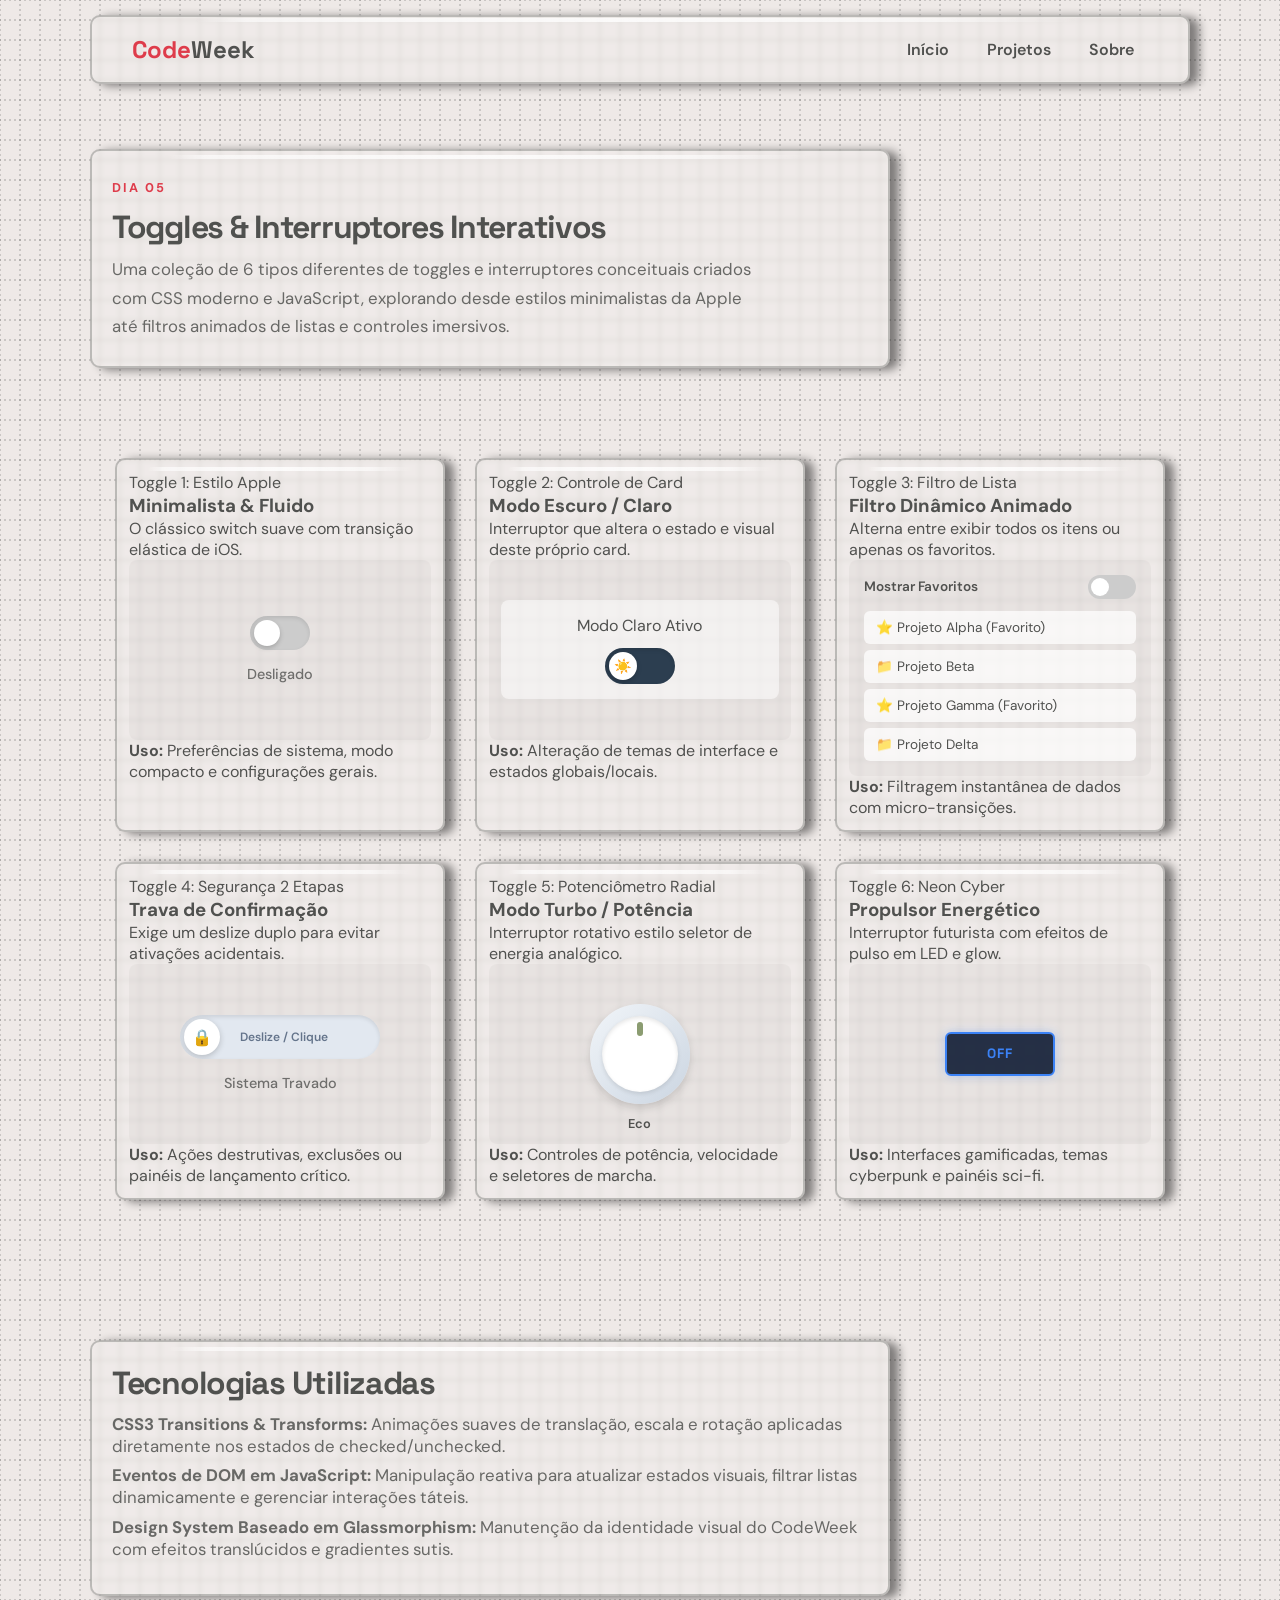
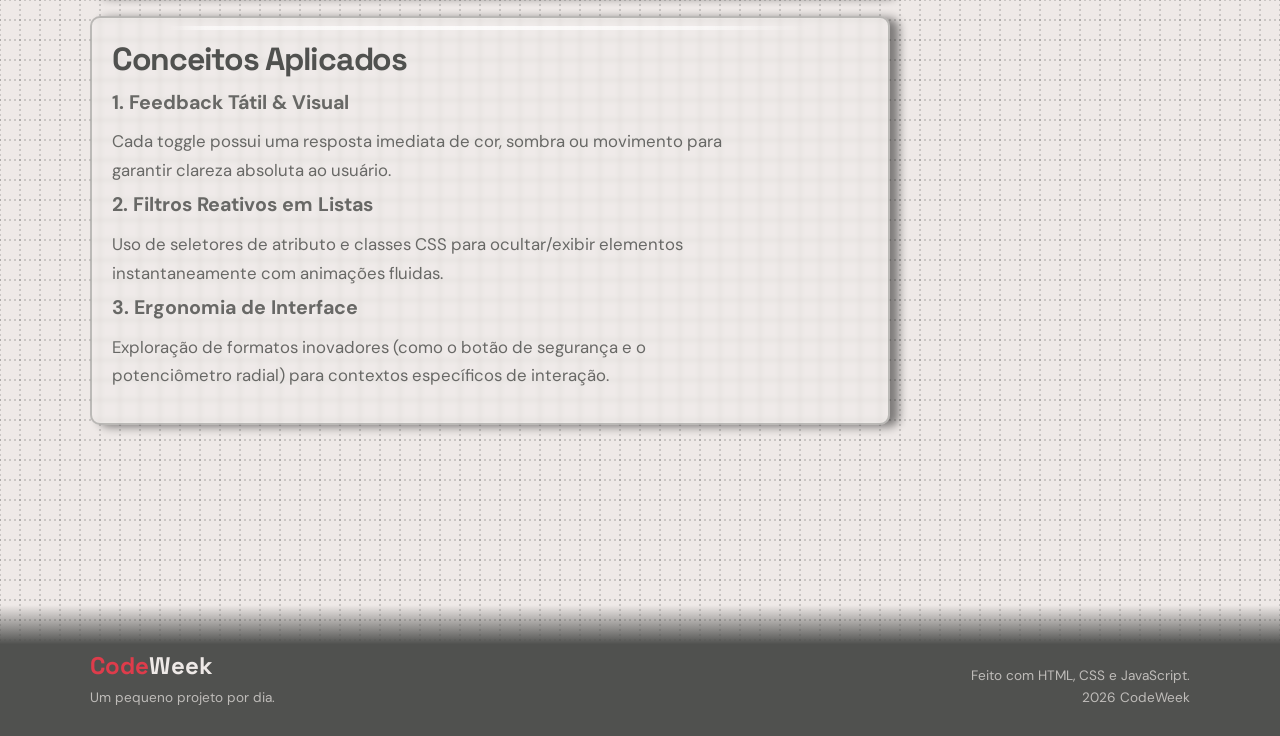
<file: Dia_5/index.html>
<!DOCTYPE html>
<html lang="pt-BR">

<head>
    <meta charset="UTF-8">
    <meta name="viewport" content="width=device-width, initial-scale=1.0">

    <title>Codeweek - 05</title>

    <!-- Google Fonts -->
    <link rel="preconnect" href="https://fonts.googleapis.com">
    <link rel="preconnect" href="https://fonts.gstatic.com" crossorigin>
    <link href="https://fonts.googleapis.com/css2?family=DM+Sans:wght@400;500;600;700&family=Space+Grotesk:wght@500;600;700&display=swap" rel="stylesheet">

    <link rel="stylesheet" href="style.css">
</head>

<body>

    <!-- ================= HEADER ================= -->

    <header class="site-header glass">

        <div class="container header-content">

            <a href="../index.html" class="logo">
                <span class="logo-code">Code</span><span class="logo-tober">Week</span>
            </a>

            <nav class="navigation">
                <a href="#inicio">Início</a>
                <a href="../index.html">Projetos</a>
                <a href="#sobre">Sobre</a>
            </nav>

        </div>

    </header>


    <!-- ================= MAIN ================= -->

    <main>

        <section class="container project-intro" id="inicio">
            <div class="project-intro-content glass">
                <span class="project-intro-label">DIA 05</span>

                <h2>Toggles & Interruptores Interativos</h2>

                <p>
                    Uma coleção de 6 tipos diferentes de toggles e interruptores conceituais criados com CSS moderno e JavaScript, explorando desde estilos minimalistas da Apple até filtros animados de listas e controles imersivos.
                </p>
            </div>
        </section>

        <div class="container main-content">

            <!-- ================= Vitrine de Toggles ================= -->

            <div class="cards-comparison-grid toggles-grid">

                <!-- 1. TOGGLE ESTILO APPLE (Simples & Fluido) -->
                <div class="card-demo-box glass">
                    <div class="demo-card-header">
                        <span class="badge css-badge">Toggle 1: Estilo Apple</span>
                        <h3>Minimalista & Fluido</h3>
                        <p class="desc-breve">O clássico switch suave com transição elástica de iOS.</p>
                    </div>

                    <div class="demo-viewport toggle-demo-viewport">
                        <label class="toggle-switch-apple">
                            <input type="checkbox" id="apple-toggle">
                            <span class="slider-apple"></span>
                        </label>
                        <span class="toggle-status" id="apple-status">Desligado</span>
                    </div>

                    <div class="pros-cons-box">
                        <p><strong>Uso:</strong> Preferências de sistema, modo compacto e configurações gerais.</p>
                    </div>
                </div>


                <!-- 2. TOGGLE DE CARD (Dark / Light Mode) -->
                <div class="card-demo-box glass" id="theme-card-box">
                    <div class="demo-card-header">
                        <span class="badge model-badge">Toggle 2: Controle de Card</span>
                        <h3>Modo Escuro / Claro</h3>
                        <p class="desc-breve">Interruptor que altera o estado e visual deste próprio card.</p>
                    </div>

                    <div class="demo-viewport toggle-demo-viewport theme-viewport" id="theme-viewport-demo">
                        <div class="theme-card-inner">
                            <span id="theme-card-label">Modo Claro Ativo</span>
                            <label class="toggle-switch-theme">
                                <input type="checkbox" id="theme-toggle">
                                <span class="slider-theme"></span>
                            </label>
                        </div>
                    </div>

                    <div class="pros-cons-box">
                        <p><strong>Uso:</strong> Alteração de temas de interface e estados globais/locais.</p>
                    </div>
                </div>


                <!-- 3. TOGGLE DE FILTRAGEM DE LISTA -->
                <div class="card-demo-box glass">
                    <div class="demo-card-header">
                        <span class="badge webgl-badge">Toggle 3: Filtro de Lista</span>
                        <h3>Filtro Dinâmico Animado</h3>
                        <p class="desc-breve">Alterna entre exibir todos os itens ou apenas os favoritos.</p>
                    </div>

                    <div class="demo-viewport toggle-list-viewport">
                        <div class="filter-toggle-bar">
                            <span class="filter-label">Mostrar Favoritos</span>
                            <label class="toggle-switch-filter">
                                <input type="checkbox" id="filter-toggle">
                                <span class="slider-filter"></span>
                            </label>
                        </div>
                        <ul class="animated-list" id="demo-filtered-list">
                            <li data-fav="true">⭐ Projeto Alpha (Favorito)</li>
                            <li data-fav="false">📁 Projeto Beta</li>
                            <li data-fav="true">⭐ Projeto Gamma (Favorito)</li>
                            <li data-fav="false">📁 Projeto Delta</li>
                        </ul>
                    </div>

                    <div class="pros-cons-box">
                        <p><strong>Uso:</strong> Filtragem instantânea de dados com micro-transições.</p>
                    </div>
                </div>


                <!-- 4. TOGGLE 4: INTERRUPTOR DE ALTA SEGURANÇA (CONFIRMAÇÃO) -->
                <div class="card-demo-box glass">
                    <div class="demo-card-header">
                        <span class="badge css-badge">Toggle 4: Segurança 2 Etapas</span>
                        <h3>Trava de Confirmação</h3>
                        <p class="desc-breve">Exige um deslize duplo para evitar ativações acidentais.</p>
                    </div>

                    <div class="demo-viewport toggle-demo-viewport">
                        <div class="secure-toggle-box">
                            <input type="checkbox" id="secure-toggle">
                            <label for="secure-toggle" class="secure-slider">
                                <span class="secure-knob">🔒</span>
                                <span class="secure-text">Deslize / Clique</span>
                            </label>
                        </div>
                        <span class="toggle-status" id="secure-status">Sistema Travado</span>
                    </div>

                    <div class="pros-cons-box">
                        <p><strong>Uso:</strong> Ações destrutivas, exclusões ou painéis de lançamento crítico.</p>
                    </div>
                </div>


                <!-- 5. TOGGLE 5: VOLUME / INTENSIDADE EM ARCO -->
                <div class="card-demo-box glass">
                    <div class="demo-card-header">
                        <span class="badge model-badge">Toggle 5: Potenciômetro Radial</span>
                        <h3>Modo Turbo / Potência</h3>
                        <p class="desc-breve">Interruptor rotativo estilo seletor de energia analógico.</p>
                    </div>

                    <div class="demo-viewport toggle-demo-viewport">
                        <div class="radial-toggle-wrapper" id="radial-toggle">
                            <div class="radial-knob">
                                <div class="radial-indicator"></div>
                            </div>
                            <span class="radial-value" id="radial-val">Eco</span>
                        </div>
                    </div>

                    <div class="pros-cons-box">
                        <p><strong>Uso:</strong> Controles de potência, velocidade e seletores de marcha.</p>
                    </div>
                </div>


                <!-- 6. TOGGLE 6: HOLOGRÁFICO / CYBERPUNK NEON -->
                <div class="card-demo-box glass">
                    <div class="demo-card-header">
                        <span class="badge webgl-badge">Toggle 6: Neon Cyber</span>
                        <h3>Propulsor Energético</h3>
                        <p class="desc-breve">Interruptor futurista com efeitos de pulso em LED e glow.</p>
                    </div>

                    <div class="demo-viewport toggle-demo-viewport">
                        <label class="cyber-toggle">
                            <input type="checkbox" id="cyber-toggle-input">
                            <div class="cyber-core">
                                <span class="cyber-glow"></span>
                                <span class="cyber-label-text">OFF</span>
                            </div>
                        </label>
                    </div>

                    <div class="pros-cons-box">
                        <p><strong>Uso:</strong> Interfaces gamificadas, temas cyberpunk e painéis sci-fi.</p>
                    </div>
                </div>

            </div>
            <!-- ================= Fim da Vitrine ================= -->

        </div>

        <section class="container project-info" id="sobre">

            <div class="project-info-content glass">
                <h2>Tecnologias Utilizadas</h2>
                <ul class="tech-list">
                    <li><strong>CSS3 Transitions & Transforms:</strong> Animações suaves de translação, escala e rotação aplicadas diretamente nos estados de checked/unchecked.</li>
                    <li><strong>Eventos de DOM em JavaScript:</strong> Manipulação reativa para atualizar estados visuais, filtrar listas dinamicamente e gerenciar interações táteis.</li>
                    <li><strong>Design System Baseado em Glassmorphism:</strong> Manutenção da identidade visual do CodeWeek com efeitos translúcidos e gradientes sutis.</li>
                </ul>
            </div>

            <div class="project-info-content glass">
                <h2>Conceitos Aplicados</h2>
                <div class="concepts-grid">
                    <div class="concept-item">
                        <h3>1. Feedback Tátil & Visual</h3>
                        <p>Cada toggle possui uma resposta imediata de cor, sombra ou movimento para garantir clareza absoluta ao usuário.</p>
                    </div>

                    <div class="concept-item">
                        <h3>2. Filtros Reativos em Listas</h3>
                        <p>Uso de seletores de atributo e classes CSS para ocultar/exibir elementos instantaneamente com animações fluidas.</p>
                    </div>

                    <div class="concept-item">
                        <h3>3. Ergonomia de Interface</h3>
                        <p>Exploração de formatos inovadores (como o botão de segurança e o potenciômetro radial) para contextos específicos de interação.</p>
                    </div>
                </div>
            </div>

        </section>
    </main>

    <!-- ================= FOOTER ================= -->

    <footer class="site-footer">

        <div class="container footer-content">

            <div class="footer-brand">

                <a href="../index.html" class="logo">
                    <span class="logo-code">Code</span><span class="logo-tober">Week</span>
                </a>

                <p>
                    Um pequeno projeto por dia.
                </p>

            </div>

            <div class="footer-info">

                <p>
                    Feito com HTML, CSS e JavaScript.
                </p>

                <p>
                    2026 CodeWeek
                </p>

            </div>

        </div>

    </footer>

    <script src="script.js"></script>

</body>

</html>
</file>
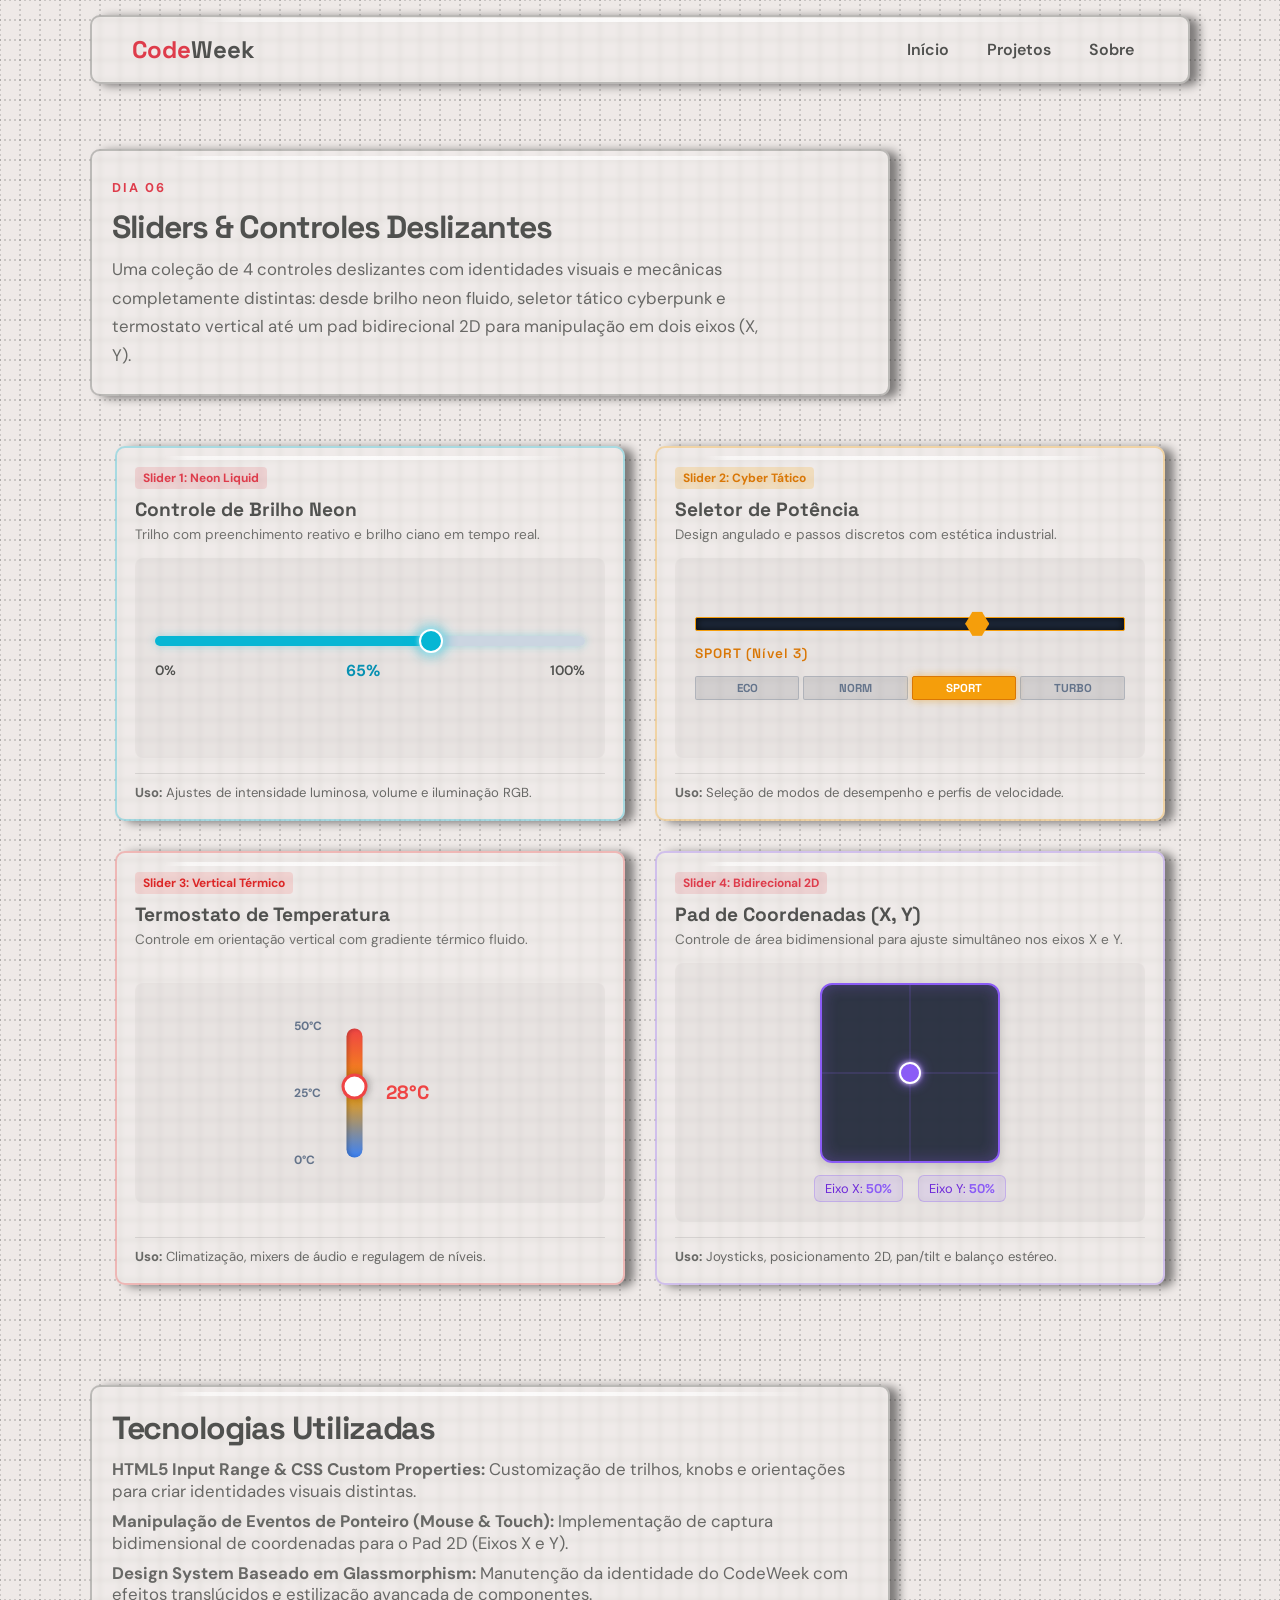
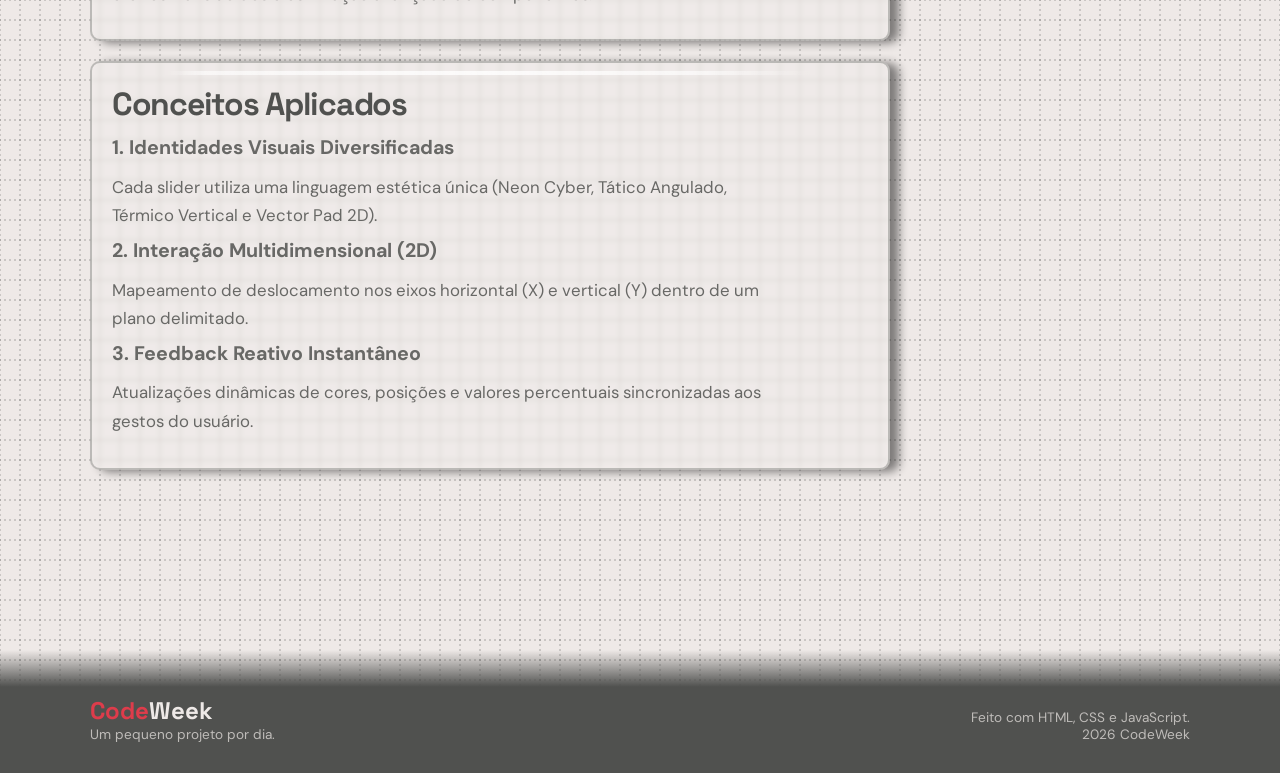
<file: Dia_6/index.html>
<!DOCTYPE html>
<html lang="pt-BR">

<head>
    <meta charset="UTF-8">
    <meta name="viewport" content="width=device-width, initial-scale=1.0">

    <title>Codeweek - 06</title>

    <!-- Google Fonts -->
    <link rel="preconnect" href="https://fonts.googleapis.com">
    <link rel="preconnect" href="https://fonts.gstatic.com" crossorigin>
    <link href="https://fonts.googleapis.com/css2?family=DM+Sans:wght@400;500;600;700&family=Space+Grotesk:wght@500;600;700&display=swap" rel="stylesheet">

    <link rel="stylesheet" href="style.css">
</head>

<body>

    <!-- ================= HEADER ================= -->

    <header class="site-header glass">

        <div class="container header-content">

            <a href="../index.html" class="logo">
                <span class="logo-code">Code</span><span class="logo-tober">Week</span>
            </a>

            <nav class="navigation">
                <a href="#inicio">Início</a>
                <a href="../index.html">Projetos</a>
                <a href="#sobre">Sobre</a>
            </nav>

        </div>

    </header>


    <!-- ================= MAIN ================= -->

    <main>

        <section class="container project-intro" id="inicio">
            <div class="project-intro-content glass">
                <span class="project-intro-label">DIA 06</span>

                <h2>Sliders & Controles Deslizantes</h2>

                <p>
                    Uma coleção de 4 controles deslizantes com identidades visuais e mecânicas completamente distintas: desde brilho neon fluido, seletor tático cyberpunk e termostato vertical até um pad bidirecional 2D para manipulação em dois eixos (X, Y).
                </p>
            </div>
        </section>

        <div class="container main-content">

            <!-- ================= Vitrine de Sliders ================= -->

            <div class="cards-comparison-grid sliders-grid">

                <!-- 1. SLIDER 1: NEON LIQUID -->
                <div class="card-demo-box glass slider-card-neon">
                    <div class="demo-card-header">
                        <span class="badge css-badge">Slider 1: Neon Liquid</span>
                        <h3>Controle de Brilho Neon</h3>
                        <p class="desc-breve">Trilho com preenchimento reativo e brilho ciano em tempo real.</p>
                    </div>

                    <div class="demo-viewport slider-demo-viewport">
                        <div class="slider-wrapper">
                            <input type="range" min="0" max="100" value="65" id="slider-1" class="range-neon">
                            <div class="slider-info-row">
                                <span>0%</span>
                                <span class="slider-status status-neon" id="slider-1-val">65%</span>
                                <span>100%</span>
                            </div>
                        </div>
                    </div>

                    <div class="pros-cons-box">
                        <p><strong>Uso:</strong> Ajustes de intensidade luminosa, volume e iluminação RGB.</p>
                    </div>
                </div>


                <!-- 2. SLIDER 2: CYBERPUNK TÁTICO -->
                <div class="card-demo-box glass slider-card-cyber">
                    <div class="demo-card-header">
                        <span class="badge model-badge">Slider 2: Cyber Tático</span>
                        <h3>Seletor de Potência</h3>
                        <p class="desc-breve">Design angulado e passos discretos com estética industrial.</p>
                    </div>

                    <div class="demo-viewport slider-demo-viewport">
                        <div class="slider-wrapper">
                            <input type="range" min="1" max="4" step="1" value="3" id="slider-2" class="range-cyber">
                            <div class="slider-info-row">
                                <span class="slider-status status-cyber" id="slider-2-val">SPORT (Nível 3)</span>
                            </div>
                            <div class="cyber-step-markers">
                                <span class="cyber-step">ECO</span>
                                <span class="cyber-step">NORM</span>
                                <span class="cyber-step active-cyber">SPORT</span>
                                <span class="cyber-step">TURBO</span>
                            </div>
                        </div>
                    </div>

                    <div class="pros-cons-box">
                        <p><strong>Uso:</strong> Seleção de modos de desempenho e perfis de velocidade.</p>
                    </div>
                </div>


                <!-- 3. SLIDER 3: PILL VERTICAL TÉRMICO -->
                <div class="card-demo-box glass slider-card-vertical">
                    <div class="demo-card-header">
                        <span class="badge webgl-badge">Slider 3: Vertical Térmico</span>
                        <h3>Termostato de Temperatura</h3>
                        <p class="desc-breve">Controle em orientação vertical com gradiente térmico fluido.</p>
                    </div>

                    <div class="demo-viewport slider-demo-viewport vertical-viewport">
                        <div class="vertical-slider-wrapper">
                            <div class="vertical-scale">
                                <span>50°C</span>
                                <span>25°C</span>
                                <span>0°C</span>
                            </div>
                            <div class="range-vertical-container">
                                <input type="range" min="0" max="50" value="28" id="slider-3" class="range-vertical">
                            </div>
                            <div class="vertical-readout">
                                <span id="slider-3-val">28°C</span>
                            </div>
                        </div>
                    </div>

                    <div class="pros-cons-box">
                        <p><strong>Uso:</strong> Climatização, mixers de áudio e regulagem de níveis.</p>
                    </div>
                </div>


                <!-- 4. SLIDER 4: PAD 2D BIDIRECIONAL (X, Y) -->
                <div class="card-demo-box glass slider-card-2d">
                    <div class="demo-card-header">
                        <span class="badge css-badge">Slider 4: Bidirecional 2D</span>
                        <h3>Pad de Coordenadas (X, Y)</h3>
                        <p class="desc-breve">Controle de área bidimensional para ajuste simultâneo nos eixos X e Y.</p>
                    </div>

                    <div class="demo-viewport slider-demo-viewport pad-viewport">
                        <div class="xy-pad-wrapper">
                            <div class="xy-pad" id="xy-pad">
                                <div class="xy-grid-line line-x" id="xy-line-x"></div>
                                <div class="xy-grid-line line-y" id="xy-line-y"></div>
                                <div class="xy-handle" id="xy-handle"></div>
                            </div>
                            <div class="xy-readouts">
                                <div class="xy-badge">Eixo X: <strong id="xy-val-x">50%</strong></div>
                                <div class="xy-badge">Eixo Y: <strong id="xy-val-y">50%</strong></div>
                            </div>
                        </div>
                    </div>

                    <div class="pros-cons-box">
                        <p><strong>Uso:</strong> Joysticks, posicionamento 2D, pan/tilt e balanço estéreo.</p>
                    </div>
                </div>

            </div>
            <!-- ================= Fim da Vitrine ================= -->

        </div>

        <section class="container project-info" id="sobre">

            <div class="project-info-content glass">
                <h2>Tecnologias Utilizadas</h2>
                <ul class="tech-list">
                    <li><strong>HTML5 Input Range & CSS Custom Properties:</strong> Customização de trilhos, knobs e orientações para criar identidades visuais distintas.</li>
                    <li><strong>Manipulação de Eventos de Ponteiro (Mouse & Touch):</strong> Implementação de captura bidimensional de coordenadas para o Pad 2D (Eixos X e Y).</li>
                    <li><strong>Design System Baseado em Glassmorphism:</strong> Manutenção da identidade do CodeWeek com efeitos translúcidos e estilização avançada de componentes.</li>
                </ul>
            </div>

            <div class="project-info-content glass">
                <h2>Conceitos Aplicados</h2>
                <div class="concepts-grid">
                    <div class="concept-item">
                        <h3>1. Identidades Visuais Diversificadas</h3>
                        <p>Cada slider utiliza uma linguagem estética única (Neon Cyber, Tático Angulado, Térmico Vertical e Vector Pad 2D).</p>
                    </div>

                    <div class="concept-item">
                        <h3>2. Interação Multidimensional (2D)</h3>
                        <p>Mapeamento de deslocamento nos eixos horizontal (X) e vertical (Y) dentro de um plano delimitado.</p>
                    </div>

                    <div class="concept-item">
                        <h3>3. Feedback Reativo Instantâneo</h3>
                        <p>Atualizações dinâmicas de cores, posições e valores percentuais sincronizadas aos gestos do usuário.</p>
                    </div>
                </div>
            </div>

        </section>
    </main>

    <!-- ================= FOOTER ================= -->

    <footer class="site-footer">

        <div class="container footer-content">

            <div class="footer-brand">

                <a href="../index.html" class="logo">
                    <span class="logo-code">Code</span><span class="logo-tober">Week</span>
                </a>

                <p>
                    Um pequeno projeto por dia.
                </p>

            </div>

            <div class="footer-info">

                <p>
                    Feito com HTML, CSS e JavaScript.
                </p>

                <p>
                    2026 CodeWeek
                </p>

            </div>

        </div>

    </footer>

    <script src="script.js"></script>

</body>

</html>
</file>
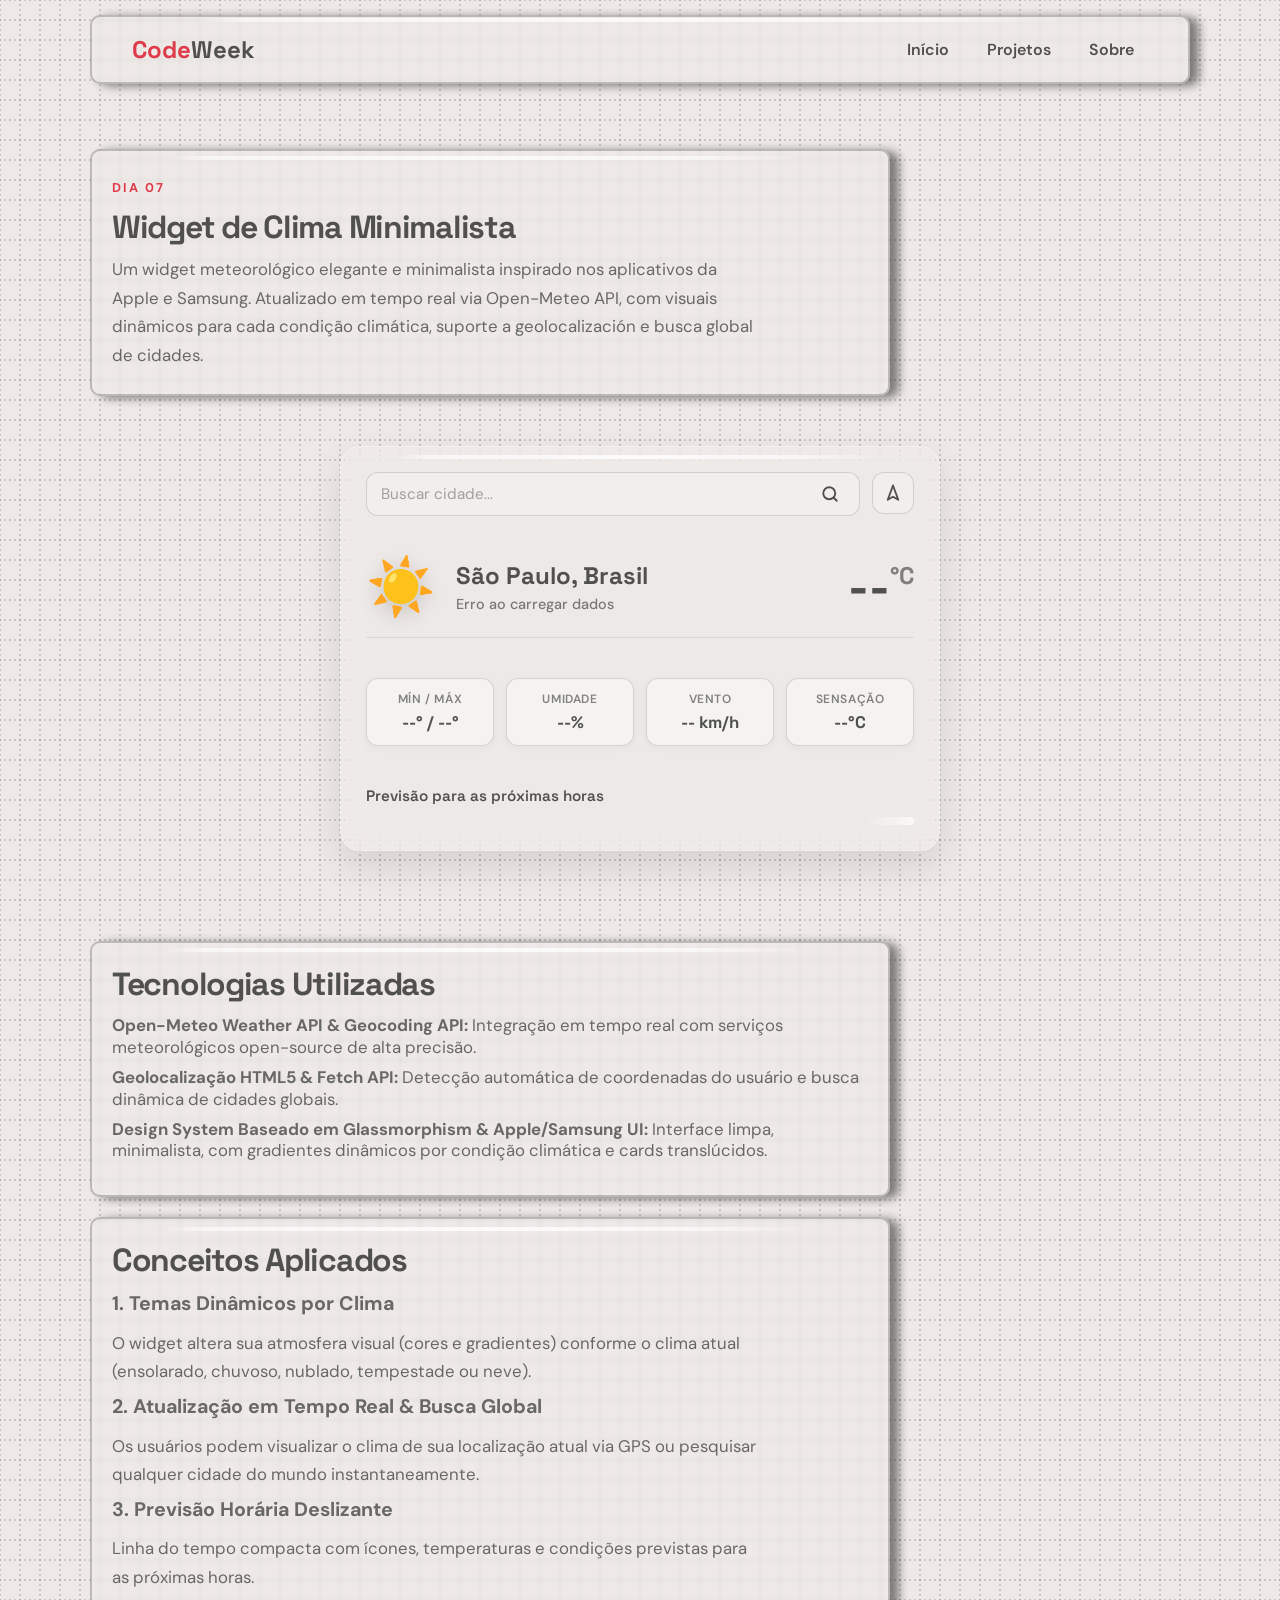
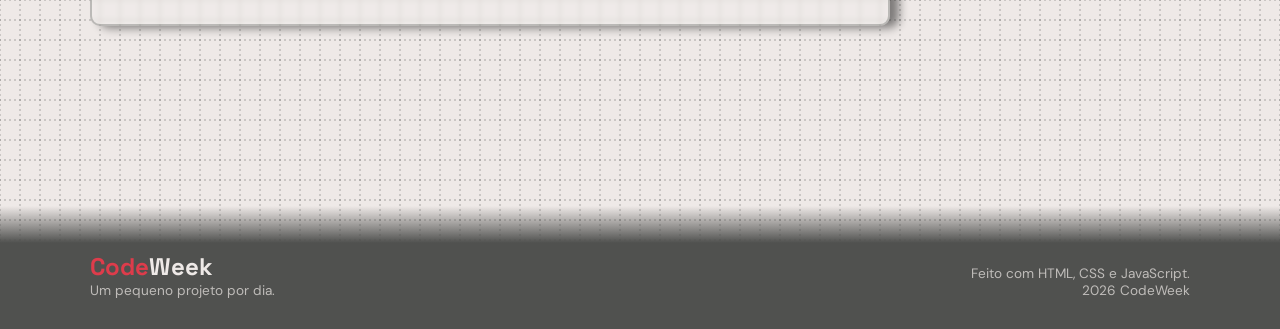
<file: Dia_7/index.html>
<!DOCTYPE html>
<html lang="pt-BR">

<head>
    <meta charset="UTF-8">
    <meta name="viewport" content="width=device-width, initial-scale=1.0">

    <title>Codeweek - 07</title>

    <!-- Google Fonts -->
    <link rel="preconnect" href="https://fonts.googleapis.com">
    <link rel="preconnect" href="https://fonts.gstatic.com" crossorigin>
    <link href="https://fonts.googleapis.com/css2?family=DM+Sans:wght@400;500;600;700&family=Space+Grotesk:wght@500;600;700&display=swap" rel="stylesheet">

    <link rel="stylesheet" href="style.css">
</head>

<body>

    <!-- ================= HEADER ================= -->

    <header class="site-header glass">

        <div class="container header-content">

            <a href="../index.html" class="logo">
                <span class="logo-code">Code</span><span class="logo-tober">Week</span>
            </a>

            <nav class="navigation">
                <a href="#inicio">Início</a>
                <a href="../index.html">Projetos</a>
                <a href="#sobre">Sobre</a>
            </nav>

        </div>

    </header>


    <!-- ================= MAIN ================= -->

    <main>

        <section class="container project-intro" id="inicio">
            <div class="project-intro-content glass">
                <span class="project-intro-label">DIA 07</span>

                <h2>Widget de Clima Minimalista</h2>

                <p>
                    Um widget meteorológico elegante e minimalista inspirado nos aplicativos da Apple e Samsung. Atualizado em tempo real via Open-Meteo API, com visuais dinâmicos para cada condição climática, suporte a geolocalización e busca global de cidades.
                </p>
            </div>
        </section>

        <div class="container main-content">

            <!-- ================= Weather Widget (Apple/Samsung Style) ================= -->

            <div class="weather-widget-container">
                <div class="card-demo-box glass weather-card" id="weather-card">
                    
                    <!-- Search Header / Location Selector -->
                    <div class="weather-top-bar">
                        <div class="location-search-wrapper">
                            <input type="text" id="city-search-input" placeholder="Buscar cidade..." autocomplete="off">
                            <button id="city-search-btn" title="Buscar">
                                <svg width="18" height="18" viewBox="0 0 24 24" fill="none" stroke="currentColor" stroke-width="2.5" stroke-linecap="round" stroke-linejoin="round"><circle cx="11" cy="11" r="8"></circle><line x1="21" y1="21" x2="16.65" y2="16.65"></line></svg>
                            </button>
                        </div>
                        <button id="geo-btn" title="Usar minha localização">
                            <svg width="18" height="18" viewBox="0 0 24 24" fill="none" stroke="currentColor" stroke-width="2.5" stroke-linecap="round" stroke-linejoin="round"><polygon points="12 2 19 21 12 17 5 21 12 2"></polygon></svg>
                        </button>
                    </div>

                    <!-- Main Weather Display -->
                    <div class="weather-main-display" id="weather-display">
                        <div class="weather-condition-icon" id="weather-icon">☀️</div>
                        <div class="weather-location-info">
                            <h3 id="location-name">Carregando...</h3>
                            <span id="condition-desc">Buscando clima atual</span>
                        </div>
                        <div class="weather-temp-box">
                            <span id="temperature">--</span><span class="temp-unit">°C</span>
                        </div>
                    </div>

                    <!-- Weather Details Grid (Min/Max, Humidity, Wind, UV/Precip) -->
                    <div class="weather-details-grid">
                        <div class="weather-detail-item glass-mini">
                            <span class="detail-label">Mín / Máx</span>
                            <span class="detail-value" id="temp-min-max">--° / --°</span>
                        </div>
                        <div class="weather-detail-item glass-mini">
                            <span class="detail-label">Umidade</span>
                            <span class="detail-value" id="humidity">--%</span>
                        </div>
                        <div class="weather-detail-item glass-mini">
                            <span class="detail-label">Vento</span>
                            <span class="detail-value" id="wind-speed">-- km/h</span>
                        </div>
                        <div class="weather-detail-item glass-mini">
                            <span class="detail-label">Sensação</span>
                            <span class="detail-value" id="apparent-temp">--°C</span>
                        </div>
                    </div>

                    <!-- Hourly Forecast Slider / Row -->
                    <div class="hourly-forecast-container">
                        <h4>Previsão para as próximas horas</h4>
                        <div class="hourly-fade-wrapper">
                            <div class="hourly-scroll" id="hourly-scroll">
                                <!-- Populated by JS -->
                            </div>
                        </div>
                    </div>

                </div>
            </div>
            <!-- ================= Fim do Weather Widget ================= -->

        </div>

        <section class="container project-info" id="sobre">

            <div class="project-info-content glass">
                <h2>Tecnologias Utilizadas</h2>
                <ul class="tech-list">
                    <li><strong>Open-Meteo Weather API & Geocoding API:</strong> Integração em tempo real com serviços meteorológicos open-source de alta precisão.</li>
                    <li><strong>Geolocalização HTML5 & Fetch API:</strong> Detecção automática de coordenadas do usuário e busca dinâmica de cidades globais.</li>
                    <li><strong>Design System Baseado em Glassmorphism & Apple/Samsung UI:</strong> Interface limpa, minimalista, com gradientes dinâmicos por condição climática e cards translúcidos.</li>
                </ul>
            </div>

            <div class="project-info-content glass">
                <h2>Conceitos Aplicados</h2>
                <div class="concepts-grid">
                    <div class="concept-item">
                        <h3>1. Temas Dinâmicos por Clima</h3>
                        <p>O widget altera sua atmosfera visual (cores e gradientes) conforme o clima atual (ensolarado, chuvoso, nublado, tempestade ou neve).</p>
                    </div>

                    <div class="concept-item">
                        <h3>2. Atualização em Tempo Real & Busca Global</h3>
                        <p>Os usuários podem visualizar o clima de sua localização atual via GPS ou pesquisar qualquer cidade do mundo instantaneamente.</p>
                    </div>

                    <div class="concept-item">
                        <h3>3. Previsão Horária Deslizante</h3>
                        <p>Linha do tempo compacta com ícones, temperaturas e condições previstas para as próximas horas.</p>
                    </div>
                </div>
            </div>

        </section>
    </main>

    <!-- ================= FOOTER ================= -->

    <footer class="site-footer">

        <div class="container footer-content">

            <div class="footer-brand">

                <a href="../index.html" class="logo">
                    <span class="logo-code">Code</span><span class="logo-tober">Week</span>
                </a>

                <p>
                    Um pequeno projeto por dia.
                </p>

            </div>

            <div class="footer-info">

                <p>
                    Feito com HTML, CSS e JavaScript.
                </p>

                <p>
                    2026 CodeWeek
                </p>

            </div>

        </div>

    </footer>

    <script src="script.js"></script>

</body>

</html>
</file>
<file: Dia_5/style.css>
:root {
    --color-white: #EEE9E7;
    --color-primary: #8b9c71;
    --color-secondary: #B4ADEA;
    --color-dark: #50514F;
    --color-red: #DE3C4B;

    --radius: 10px;
    --shadow: 9px 2px 10px rgba(0, 0, 0, 0.473);
    --shadow-hover: 9px 2px 10px rgba(0, 0, 0, 0.6);
    --shadow2: 5px 5px 5px rgba(0, 0, 0, 0.3);
    --blur: 2px;

    --glass-background: rgba(255, 255, 255, 0.082);
    --glass-border: rgba(80, 81, 79, 0.322);

    --content-width: 1100px;
}

/* ==================================================
   RESET
================================================== */

* {
    margin: 0;
    padding: 0;
    box-sizing: border-box;
}

html {
    scroll-behavior: smooth;
}

body {
    min-height: 100vh;

    font-family: 'DM Sans', sans-serif;

    color: var(--color-dark);

    background-color: var(--color-white);

    background-image:
        radial-gradient(
            circle,
            rgba(80, 81, 79, 0.45) 1px,
            transparent 1px
        ),
        radial-gradient(
            circle,
            rgba(80, 81, 79, 0.45) 1px,
            transparent 1px
        );

    background-size: 5px 20px, 20px 5px;
    background-position: -2.5px -10px, -10px -2.5px;
}


/* ==================================================
   GLOBAL
================================================== */

.container {
    width: min(100% - 40px, var(--content-width));
    margin-inline: auto;
}

a {
    color: inherit;
    text-decoration: none;
}

/* ==================================================
   GLASS
================================================== */

.glass {
    position: inherit;

    border: 2px solid var(--glass-border);
    border-radius: var(--radius);

    background: var(--glass-background);

    box-shadow: var(--shadow);
    backdrop-filter: blur(var(--blur));
    -webkit-backdrop-filter: blur(var(--blur));

    overflow: hidden;
}
.glass::before {
    content: "";

    position: absolute;
    top: 2%;
    left: 5%;

    width: 90%;
    height: 4px;

    background: linear-gradient(
        to right,
        transparent 0%,
        transparent 5%,
        rgba(255, 255, 255, 0.6) 10%,
        rgba(255, 255, 255, 0.8) 50%,
        rgba(255, 255, 255, 0.6) 80%,
        transparent 95%,
        transparent 100%
    );
    filter: blur(0.5px);
    pointer-events: none;
}

body {
    font-family: 'DM Sans', sans-serif;
    background-color: var(--color-white);

    background-image:
        radial-gradient(
            circle,
            rgba(80, 81, 79, 0.45) 1px,
            transparent 1px
        ),
        radial-gradient(
            circle,
            rgba(80, 81, 79, 0.45) 1px,
            transparent 1px
        );

    background-size: 5px 20px, 20px 5px;
    background-position: -2.5px -10px, -10px -2.5px;
}

/* ==================================================
   HEADER
================================================== */

.site-header {
    position: sticky;

    top: 15px;

    z-index: 100;

    width: min(100% - 40px, var(--content-width));

    margin-inline: auto;
}

.header-content {
    min-height: 65px;

    display: flex;

    justify-content: space-between;
    align-items: center;

    padding: 0 20px;
}

/* ==================================================
   LOGO
================================================== */

.logo {
    font-family: 'Space Grotesk', sans-serif;

    font-size: 1.5rem;

    font-weight: 700;

    white-space: nowrap;
}

.logo-code {
    color: var(--color-red);
}

.logo-tober {
    color: var(--color-dark);
}

/* ==================================================
   NAVIGATION
================================================== */

.navigation {
    display: flex;

    align-items: center;

    gap: 10px;
}

.navigation a {
    padding: 5px 12px;

    color: var(--color-dark);

    border: 2px solid transparent;

    border-radius: var(--radius);

    font-weight: 600;

    transition:
        color 0.2s ease,
        background-color 0.2s ease,
        border-color 0.2s ease,
        transform 0.2s ease;
}

.navigation a:hover {
    color: var(--color-red);

    border-color: rgba(80, 81, 79, 0.3);

    background-color: rgba(255, 255, 255, 0.25);

    transform: translateY(-2px);
}

/* ==================================================
   MAIN
================================================== */

main {
    padding-top: 70px;
    padding-bottom: 100px;
}

/* ==================================================
   FOOTER
================================================== */

.site-footer {
    margin-top: 50px;

    padding: 45px 0 30px;

    background: linear-gradient(
        to top,
        var(--color-dark) 70%,
        transparent 100%
    );

    color: var(--color-white);
}

.footer-content {
    display: flex;

    justify-content: space-between;
    align-items: flex-end;

    gap: 30px;
}

.footer-brand .logo {
    display: inline-block;

    margin-bottom: 8px;
}

.footer-brand .logo-tober {
    color: var(--color-white);
}

.footer-brand p,
.footer-info p {
    color: rgba(238, 233, 231, 0.7);

    font-size: 0.85rem;
}

.footer-info {
    text-align: right;
}

.footer-info p + p {
    margin-top: 5px;
}

/* ==================================================
   Buttons
================================================== */

button {
    display: flex;
    align-items: center;
    padding: 5px;
    margin: 2%;
    font-size: 20px;
    cursor: pointer;
    transition: all 0.5s ease;
}

.outline {
    position: relative;
    padding: 5px 5px;
    background-color: transparent;
    color: var(--color-dark);
    outline:none;
    border:none;
}

.outline::before, .outline::after {
    content: "";
    position: absolute;

    background: var(--color-red);

    transition: all 0.3s ease;
}

.outline::before{
    top: -2px;
    left:0%;
    width: 98%;
    height: 3px;

    clip-path: inset(0 100% 0 0);

    transform: scaleX(0);
    transform-origin: left;
}

.outline::after{
    bottom: -2px;
    left:0%;
    width: 98%;
    height: 3px;

    clip-path: inset(0 100% 0 0);

    transform: scaleX(0);
    transform-origin: right;
}


.outline:hover::before, .outline:hover::after {
    transform: scaleX(1);
    clip-path: inset(0 0 0 0);
}


.light {
    position:relative;
    background: var(--color-dark);
    color: var(--color-white);
    border-radius: var(--radius);
    width: 11rem;
    box-shadow: var(--shadow);
    overflow: hidden;
}

.second-arrow {
    opacity: 0;
    transition: opacity 0.2s ease;
}

.light:hover .second-arrow {
    opacity: 1;
    transition: opacity 0.2s ease;
}

.light:hover {

    box-shadow: var(--shadow-hover);

}
.light::before{
    content: "";
    position: absolute;
    inset:0;
    border-radius: inherit;

    width: 120%;
    height: 90px;
    top: -30px;
    left:0%;

    background: repeating-linear-gradient(
        140deg,
        transparent 8px,
        rgba(238, 238, 238, 0.1) 20px,
        transparent 32px
    );
    opacity:0;

    transition: all 0.3s ease;
}
.light:hover::before{
    opacity:1;
}


.light:hover .Light-icon {
    transform: translateX(35px);
    transition: transform 0.2s ease;
}

/* ==================================================
   End of Buttons
================================================== */

.card1-image-container {
    padding: 10px;
}

.Card1 {
  width: 220px;          /* Defina a largura fixa que você deseja para o seu card */
  max-width: 100%;       /* Para responsividade em telas menores */
  box-sizing: border-box;
}

.Card1 img{
    max-width: 100%;
    width: 100%;
    height: 100%;
    display: block;
    object-fit: cover;
    border-radius: var(--radius);
}


.badge-variant-1{
    display: flex;
    flex-wrap: wrap;       /* Faz quebrar para a linha de baixo */
    gap: 6px;              /* Espaçamento entre os badges */
    margin-top: 10px;      /* Espaço em relação à foto/botão acima */
    width: 100%;            /* Garante que o limite seja o do pai */
    max-width: 100%;        /* Impede de estourar a largura do card */
    box-sizing: border-box; /* Garante que paddings/borders fiquem dentro do limite */
    overflow: hidden;
}

#showmore-button {
    display: absolute;
    align-items: center;
    justify-content: center;
    min-height: 35px;
    padding: 2px;
    left: -1px;
    min-width: 210px;
    position: absolute;
    top:310px;
    transition: all 0.8s ease-in-out;
    color: var(--color-red);
}

.showmore-text {
    font-size: 18px;
    display: block;
    display: flex;
    flex-direction: column;
}

.showmore-text p {
    padding-top: 10px;
    font-size: 14px;
    color:#1a1a1a;
    font-weight: bold;
}

.showmore-text .mostrar-mais {
    font-size: 18px;
    color: var(--color-red);
    font-weight: bold;
    padding: 5px;
    -webkit-text-stroke: 0.5px var(--color-white);
}

.showmore-text .category {
    font-size: 14px;
    color: #1a1a1a;
    font-weight: 500;
    text-decoration: underline;
    padding: 5px;
}

.showmore-text h4 {
    font-size: 18px;
    color: #1a1a1a;
    font-weight: bold;
    padding: 5px;
    padding-top: 10px;
}

.showmore-text .tags {
    font-size: 14px;
    color: #1a1a1a;
    font-weight: 500;
    padding: 10px;
}


#showmore-button.Active {
    background-color:  rgba(255, 255, 255, 0.3);
    min-height: 305px;
    top: 35px;
    transition: all 0.8s ease-in-out;
    backdrop-filter: blur(20px);
}

button.variation-1:hover {
    background-color:  rgba(255, 255, 255, 0.3);
    color: var(--color-dark);
    box-shadow: var(--shadow-hover);
}

/* =========================================================
   COMPONENTE: FLIP CARD 3D ISOLADO
   ========================================================= */

/* Contêiner principal com perspectiva 3D */
.flip-card-wrapper {
  width: 300px;
  height: 420px;
  perspective: 1000px;
  cursor: pointer;
  user-select: none;
  display: inline-block; /* Permite encaixar na grid/flexbox do seu projeto */
}

/* Elemento interno que rotaciona */
.flip-card-inner {
  position: relative;
  width: 100%;
  height: 100%;
  border-radius: 16px;
  transform-style: preserve-3d;
  transition: transform 0.6s cubic-bezier(0.4, 0.2, 0.2, 1);
  box-shadow: 0 10px 20px rgba(0, 0, 0, 0.15);
}

/* Estado de rotação */
.flip-card-wrapper.is-flipped .flip-card-inner {
  transform: rotateY(180deg);
}

/* Regras comuns das faces */
.flip-card-front,
.flip-card-back {
  position: absolute;
  top: 0;
  left: 0;
  width: 100%;
  height: 100%;
  border-radius: 16px;
  backface-visibility: hidden;
  -webkit-backface-visibility: hidden; /* Suporte Safari */
  overflow: hidden;
  display: flex;
  flex-direction: column;
  box-sizing: border-box;
}

/* --- LADO DA FRENTE --- */
.flip-card-front {
  background-color: #ffffff;
  color: #333333;
}

.flip-card-front img {
  width: 100%;
  height: 220px;
  object-fit: cover;
}

.flip-card-front .flip-card-body {
  padding: 20px;
  display: flex;
  flex-direction: column;
  gap: 10px;
  flex-grow: 1;
}

.flip-card-front h3 {
  margin: 0;
  font-size: 1.25rem;
  color: #1a1a1a;
}

.flip-card-front p {
  margin: 0;
  font-size: 0.9rem;
  color: var(--color-dark);;
  line-height: 1.4;
}

.flip-card-front .flip-card-hint {
  margin-top: auto;
  font-size: 0.75rem;
  color: var(--color-red);
  font-weight: bold;
}

/* --- LADO DO VERSO --- */
.flip-card-back {
  background-color: #1e293b;
  color: #f8fafc;
  transform: rotateY(180deg);
  padding: 24px;
  justify-content: space-between;
}

.flip-card-back h4 {
  margin: 0 0 12px 0;
  font-size: 1.1rem;
  color: var(--color-red);
  border-bottom: 1px solid var(--color-dark);
  padding-bottom: 8px;
}

.flip-card-specs {
  list-style: none;
  padding: 0;
  margin: 0;
  display: flex;
  flex-direction: column;
  gap: 12px;
}

.flip-card-specs li {
  font-size: 0.85rem;
  display: flex;
  justify-content: space-between;
  border-bottom: 1px dashed var(--color-dark);
  padding-bottom: 4px;
}

.flip-card-specs span {
  color: #94a3b8;
}

.flip-card-specs strong {
  color: #f1f5f9;
}

.flip-card-back .flip-card-footer {
  font-size: 0.75rem;
  color: #64748b;
  text-align: center;
}

.Card2-container {
    position: relative;
    display: inline-block;
}

.Card2 {
    position: relative;
    padding: 4px;
    background-color: var(--color-dark);
    border-radius: 50%;
    box-shadow: var(--shadow);
}

.card2-image-container {
    position: relative;
    width: 140px;
    height: 140px;
}

.card2-image {
    width: 100%;
    height: 100%;
    display: block;
    object-fit: cover;
    border-radius: 50%;
}


.main-content {
    padding-top: 80px;
    padding-bottom: 80px;
    top: 40%;
    position: relative;
    display: flex;
    justify-content: center;
    align-items: center;
    gap: 20px;

    width: 100%;
}


.project-intro {
    padding-top: 10px;
    padding-bottom: 10px;
}

.project-intro-content {
    max-width: 800px;

    padding: 25px 20px;
}

.project-intro-label,
.section-label {
    display: inline-block;

    margin-bottom: 15px;

    color: var(--color-red);

    font-size: 0.8rem;

    font-weight: 700;

    letter-spacing: 0.15em;
}

.project-intro h1 {
    max-width: 700px;

    margin-bottom: 25px;

    font-family: 'Space Grotesk', sans-serif;

    font-size: clamp(2.5rem, 7vw, 5rem);

    line-height: 0.95;

    letter-spacing: -0.05em;
}

.project-intro h1 span {
    display: block;

    color: var(--color-red);
}

.project-intro p {
    max-width: 650px;

    margin-top: 12px;

    color: rgba(80, 81, 79, 0.85);

    font-size: 1.05rem;

    line-height: 1.7;
}

.tech-list, .concepts-grid {
    margin-top: 2%;
    list-style: none;
    padding: 0;
}

.tech-list li, .concept-item{
    margin-bottom: 8px;

    color: rgba(80, 81, 79, 0.85);

    font-size: 1.05rem;
    line-height: 1.3;
}

.project-info p {
    max-width: 650px;

    margin-top: 12px;

    color: rgba(80, 81, 79, 0.85);

    font-size: 1.05rem;

    line-height: 1.7;
}

.project-info {
    padding-top: 10px;
    padding-bottom: 10px;
}

.project-info-content {
    margin-bottom: 20px;
    max-width: 800px;

    padding: 25px 20px;
}

h2 {
    margin-bottom: 8px;
    color: var(--color-dark);


    font-family: 'Space Grotesk', sans-serif;

    font-size: clamp(2rem, 2vw, 3rem);

    line-height: 1;

    letter-spacing: -0.04em;
}

/* ==========================================================
   DIA 5: Toggles & Interruptores Interativos - Estilos dos Toggles
   ========================================================== */

.toggles-grid {
    display: grid;
    grid-template-columns: repeat(3, 1fr);
    gap: 30px;
    margin-bottom: 50px;
}

@media (max-width: 1024px) {
    .toggles-grid {
        grid-template-columns: repeat(2, 1fr);
    }
}

@media (max-width: 650px) {
    .toggles-grid {
        grid-template-columns: 1fr;
    }
}

.toggle-demo-viewport {
    display: flex;
    flex-direction: column;
    align-items: center;
    justify-content: center;
    gap: 15px;
    min-height: 180px;
    background: rgba(0, 0, 0, 0.03);
    border-radius: 8px;
    padding: 12px;
}
.main-content{
    width: 82%;
}

.toggle-status {
    font-size: 0.9rem;
    font-weight: 500;
    color: var(--color-dark);
    opacity: 0.8;
}

/* 1. Toggle Estilo Apple */
.toggle-switch-apple {
    position: relative;
    display: inline-block;
    width: 60px;
    height: 34px;
}

.toggle-switch-apple input {
    opacity: 0;
    width: 0;
    height: 0;
}

.slider-apple {
    position: absolute;
    cursor: pointer;
    top: 0; left: 0; right: 0; bottom: 0;
    background-color: #ccc;
    transition: 0.4s cubic-bezier(0.4, 0, 0.2, 1);
    border-radius: 34px;
    box-shadow: inset 0 2px 4px rgba(0,0,0,0.1);
}

.slider-apple:before {
    position: absolute;
    content: "";
    height: 26px;
    width: 26px;
    left: 4px;
    bottom: 4px;
    background-color: white;
    transition: 0.4s cubic-bezier(0.4, 0, 0.2, 1);
    border-radius: 50%;
    box-shadow: 0 2px 5px rgba(0,0,0,0.2);
}

.toggle-switch-apple input:checked + .slider-apple {
    background-color: #34c759;
}

.toggle-switch-apple input:checked + .slider-apple:before {
    transform: translateX(26px);
}


/* 2. Toggle de Card (Theme Mode) */
.theme-viewport {
    transition: background 0.3s ease, color 0.3s ease;
}

.theme-card-inner {
    display: flex;
    flex-direction: column;
    align-items: center;
    gap: 12px;
    width: 100%;
    padding: 15px;
    border-radius: 8px;
    background: rgba(255, 255, 255, 0.5);
    transition: all 0.3s ease;
}

.card-demo-box.dark-mode-card .theme-card-inner {
    background: rgba(20, 20, 20, 0.8);
    color: #fff;
}

.card-demo-box.dark-mode-card {
    background: rgba(40, 40, 40, 0.85);
    color: #fff;
}

.card-demo-box.dark-mode-card .demo-card-header h3,
.card-demo-box.dark-mode-box.dark-mode-card .demo-card-header .desc-breve,
.card-demo-box.dark-mode-card .pros-cons-box {
    color: #eee;
}
.card-demo-box{
    padding: 12px;
}
.toggle-switch-theme {
    position: relative;
    display: inline-block;
    width: 70px;
    height: 36px;
}

.toggle-switch-theme input {
    opacity: 0;
    width: 0;
    height: 0;
}

.slider-theme {
    position: absolute;
    cursor: pointer;
    top: 0; left: 0; right: 0; bottom: 0;
    background-color: #2c3e50;
    transition: 0.4s cubic-bezier(0.4, 0, 0.2, 1);
    border-radius: 36px;
    box-shadow: inset 0 2px 4px rgba(0,0,0,0.1);
}

.slider-theme:before {
    position: absolute;
    content: "☀️";
    font-size: 14px;
    height: 28px;
    width: 28px;
    left: 4px;
    bottom: 4px;
    background-color: white;
    transition: 0.4s cubic-bezier(0.4, 0, 0.2, 1);
    border-radius: 50%;
    display: flex;
    align-items: center;
    justify-content: center;
    box-shadow: 0 2px 5px rgba(0,0,0,0.2);
    z-index: 2;
}

.toggle-switch-theme input:checked + .slider-theme {
    background-color: #f39c12;
}

.toggle-switch-theme input:checked + .slider-theme:before {
    content: "🌙";
    transform: translateX(34px);
}


/* 3. Toggle de Filtro de Lista */
.toggle-list-viewport {
    display: flex;
    flex-direction: column;
    padding: 15px;
    background: rgba(0, 0, 0, 0.03);
    border-radius: 8px;
    min-height: 180px;
}

.filter-toggle-bar {
    display: flex;
    justify-content: space-between;
    align-items: center;
    margin-bottom: 12px;
    font-size: 0.85rem;
    font-weight: 600;
}

.toggle-switch-filter {
    position: relative;
    display: inline-block;
    width: 48px;
    height: 24px;
}

.toggle-switch-filter input {
    opacity: 0;
    width: 0;
    height: 0;
}

.slider-filter {
    position: absolute;
    cursor: pointer;
    top: 0; left: 0; right: 0; bottom: 0;
    background-color: #ccc;
    transition: 0.3s;
    border-radius: 24px;
}

.slider-filter:before {
    position: absolute;
    content: "";
    height: 18px;
    width: 18px;
    left: 3px;
    bottom: 3px;
    background-color: white;
    transition: 0.3s;
    border-radius: 50%;
}

.toggle-switch-filter input:checked + .slider-filter {
    background-color: var(--color-primary);
}

.toggle-switch-filter input:checked + .slider-filter:before {
    transform: translateX(24px);
}

.animated-list {
    list-style: none;
    display: flex;
    flex-direction: column;
    gap: 6px;
    width: 100%;
}

.animated-list li {
    background: rgba(255, 255, 255, 0.7);
    padding: 8px 12px;
    border-radius: 6px;
    font-size: 0.85rem;
    transition: all 0.3s cubic-bezier(0.4, 0, 0.2, 1);
    transform-origin: top;
}

.animated-list li.hidden-item {
    opacity: 0;
    transform: scaleY(0);
    max-height: 0;
    padding: 0 12px;
    margin: 0;
    border: none;
    pointer-events: none;
}


/* 4. Toggle de Alta Segurança (Deslize) */
.secure-toggle-box {
    position: relative;
    width: 200px;
    height: 44px;
    background: #e2e8f0;
    border-radius: 22px;
    overflow: hidden;
    box-shadow: inset 0 2px 4px rgba(0,0,0,0.1);
}

.secure-toggle-box input {
    display: none;
}

.secure-slider {
    position: absolute;
    top: 0; left: 0; right: 0; bottom: 0;
    cursor: pointer;
    display: flex;
    align-items: center;
    padding: 4px;
    transition: background 0.3s ease;
}

.secure-knob {
    width: 36px;
    height: 36px;
    background: #fff;
    border-radius: 50%;
    display: flex;
    align-items: center;
    justify-content: center;
    box-shadow: 0 2px 6px rgba(0,0,0,0.2);
    transition: transform 0.3s cubic-bezier(0.4, 0, 0.2, 1);
    z-index: 2;
}

.secure-text {
    position: absolute;
    width: 100%;
    text-align: center;
    font-size: 0.75rem;
    font-weight: 600;
    color: #64748b;
    z-index: 1;
    transition: opacity 0.3s;
}

.secure-toggle-box input:checked ~ .secure-slider {
    background: #ef4444;
}

.secure-toggle-box input:checked ~ .secure-slider .secure-knob {
    transform: translateX(156px);
}

.secure-toggle-box input:checked ~ .secure-slider .secure-text {
    opacity: 0;
}


/* 5. Potenciômetro Radial (Toggle Radial) */
.radial-toggle-wrapper {
    position: relative;
    width: 100px;
    height: 100px;
    border-radius: 50%;
    background: linear-gradient(135deg, #f1f5f9, #cbd5e1);
    display: flex;
    align-items: center;
    justify-content: center;
    cursor: pointer;
    box-shadow: 0 4px 10px rgba(0,0,0,0.15);
    user-select: none;
}

.radial-knob {
    width: 76px;
    height: 76px;
    background: #ffffff;
    border-radius: 50%;
    position: relative;
    box-shadow: inset 0 2px 4px rgba(0,0,0,0.1), 0 2px 4px rgba(0,0,0,0.1);
    transition: transform 0.2s ease;
}

.radial-indicator {
    position: absolute;
    top: 6px;
    left: 50%;
    transform: translateX(-50%);
    width: 6px;
    height: 14px;
    background: var(--color-primary);
    border-radius: 3px;
}

.radial-value {
    position: absolute;
    bottom: -28px;
    font-size: 0.8rem;
    font-weight: 600;
    color: var(--color-dark);
}


/* 6. Neon Cyber Toggle */
.cyber-toggle {
    position: relative;
    cursor: pointer;
    display: inline-block;
}

.cyber-toggle input {
    display: none;
}

.cyber-core {
    width: 110px;
    height: 44px;
    background: rgba(15, 23, 42, 0.9);
    border: 2px solid #3b82f6;
    border-radius: 6px;
    display: flex;
    align-items: center;
    justify-content: center;
    position: relative;
    transition: all 0.3s ease;
    box-shadow: 0 0 10px rgba(59, 130, 246, 0.3);
}

.cyber-label-text {
    font-family: 'Space Grotesk', sans-serif;
    font-weight: 700;
    font-size: 0.85rem;
    color: #3b82f6;
    letter-spacing: 1px;
    z-index: 2;
}

.cyber-glow {
    position: absolute;
    inset: 0;
    background: rgba(59, 130, 246, 0.1);
    border-radius: 4px;
    opacity: 0.5;
    transition: 0.3s;
}

.cyber-toggle input:checked + .cyber-core {
    background: rgba(16, 185, 129, 0.9);
    border-color: #10b981;
    box-shadow: 0 0 20px rgba(16, 185, 129, 0.6);
}

.cyber-toggle input:checked + .cyber-core .cyber-label-text {
    color: #ffffff;
}

.cyber-toggle input:checked + .cyber-core .cyber-glow {
    background: rgba(16, 185, 129, 0.2);
}


/* ==================================================
   RESPONSIVE
================================================== */

@media (max-width: 700px) {

    .container {
        width: min(100% - 25px, var(--content-width));
    }

    .site-header {
        width: calc(100% - 25px);
    }

    .header-content {
        min-height: 60px;

        padding: 0 12px;
    }

    .navigation {
        gap: 2px;
    }

    .navigation a {
        padding: 5px 8px;

        font-size: 0.85rem;
    }

    main {
        padding-top: 50px;
    }

    .hero {
        padding-top: 20px;
        padding-bottom: 60px;
    }

    .hero-content {
        padding: 35px 25px;
    }

    .hero h1 {
        font-size: clamp(2.5rem, 13vw, 4rem);
    }

    .project-card {
        grid-template-columns: 55px 1fr auto;

        gap: 15px;

        padding: 18px;
    }

    .project-day {
        font-size: 1.8rem;
    }

    .project-info h3 {
        font-size: 1.15rem;
    }

    .project-info p {
        font-size: 0.85rem;
    }

    .project-arrow {
        width: 38px;
        height: 38px;

        font-size: 1.1rem;
    }

    .about {
        padding-top: 70px;
    }

    .about-content {
        padding: 30px 25px;
    }

    .footer-content {
        flex-direction: column;

        align-items: flex-start;
    }

    .footer-info {
        text-align: left;
    }

    .hero-photo {
        width: 210px;

        right: 10px;
        top: 500px;

        padding: 12px 12px 55px;

        transform: rotate(5deg);
    }
    .hero-photo img {
        display: block;

        width: 100%;
        height: 250px;

        object-fit: cover;
    }
}


/* ==================================================
   VERY SMALL SCREENS
================================================== */

@media (max-width: 450px) {

    .logo {
        font-size: 1.25rem;
    }

    .navigation a {
        font-size: 0.75rem;
    }

    .project-card {
        grid-template-columns: 45px 1fr;

        position: relative;

        padding-right: 60px;
    }

    .project-arrow {
        position: absolute;

        right: 15px;
        top: 50%;

        transform: translateY(-50%);
    }

    .project-card:hover .project-arrow {
        transform: translate(5px, -50%);
    }

}
</file>
<file: Dia_6/style.css>
:root {
    --color-white: #EEE9E7;
    --color-primary: #8b9c71;
    --color-secondary: #B4ADEA;
    --color-dark: #50514F;
    --color-red: #DE3C4B;

    --radius: 10px;
    --shadow: 9px 2px 10px rgba(0, 0, 0, 0.473);
    --shadow-hover: 9px 2px 10px rgba(0, 0, 0, 0.6);
    --shadow2: 5px 5px 5px rgba(0, 0, 0, 0.3);
    --blur: 2px;

    --glass-background: rgba(255, 255, 255, 0.082);
    --glass-border: rgba(80, 81, 79, 0.322);

    --content-width: 1100px;
}

/* ==================================================
   RESET
================================================== */

* {
    margin: 0;
    padding: 0;
    box-sizing: border-box;
}

html {
    scroll-behavior: smooth;
}

body {
    min-height: 100vh;
    font-family: 'DM Sans', sans-serif;
    color: var(--color-dark);
    background-color: var(--color-white);

    background-image:
        radial-gradient(
            circle,
            rgba(80, 81, 79, 0.45) 1px,
            transparent 1px
        ),
        radial-gradient(
            circle,
            rgba(80, 81, 79, 0.45) 1px,
            transparent 1px
        );

    background-size: 5px 20px, 20px 5px;
    background-position: -2.5px -10px, -10px -2.5px;
}

/* ==================================================
   GLOBAL & GLASS
================================================== */

.container {
    width: min(100% - 40px, var(--content-width));
    margin-inline: auto;
}

a {
    color: inherit;
    text-decoration: none;
}

.glass {
    position: relative;
    border: 2px solid var(--glass-border);
    border-radius: var(--radius);
    background: var(--glass-background);
    box-shadow: var(--shadow);
    backdrop-filter: blur(var(--blur));
    -webkit-backdrop-filter: blur(var(--blur));
    overflow: hidden;
}

.glass::before {
    content: "";
    position: absolute;
    top: 2%;
    left: 5%;
    width: 90%;
    height: 4px;
    background: linear-gradient(
        to right,
        transparent 0%,
        transparent 5%,
        rgba(255, 255, 255, 0.6) 10%,
        rgba(255, 255, 255, 0.8) 50%,
        rgba(255, 255, 255, 0.6) 80%,
        transparent 95%,
        transparent 100%
    );
    filter: blur(0.5px);
    pointer-events: none;
}

/* ==================================================
   HEADER
================================================== */

.site-header {
    position: sticky;
    top: 15px;
    z-index: 100;
    width: min(100% - 40px, var(--content-width));
    margin-inline: auto;
}

.header-content {
    min-height: 65px;
    display: flex;
    justify-content: space-between;
    align-items: center;
    padding: 0 20px;
}

.logo {
    font-family: 'Space Grotesk', sans-serif;
    font-size: 1.5rem;
    font-weight: 700;
    white-space: nowrap;
}

.logo-code {
    color: var(--color-red);
}

.logo-tober {
    color: var(--color-dark);
}

.navigation {
    display: flex;
    align-items: center;
    gap: 10px;
}

.navigation a {
    padding: 5px 12px;
    color: var(--color-dark);
    border: 2px solid transparent;
    border-radius: var(--radius);
    font-weight: 600;
    transition: all 0.2s ease;
}

.navigation a:hover {
    color: var(--color-red);
    border-color: rgba(80, 81, 79, 0.3);
    background-color: rgba(255, 255, 255, 0.25);
    transform: translateY(-2px);
}

/* ==================================================
   MAIN & SECTIONS
================================================== */

main {
    padding-top: 70px;
    padding-bottom: 100px;
}

.main-content {
    width: 82%;
    padding-top: 40px;
    padding-bottom: 40px;
}

.project-intro {
    padding-top: 10px;
    padding-bottom: 10px;
}

.project-intro-content {
    max-width: 800px;
    padding: 25px 20px;
}

.project-intro-label,
.section-label {
    display: inline-block;
    margin-bottom: 15px;
    color: var(--color-red);
    font-size: 0.8rem;
    font-weight: 700;
    letter-spacing: 0.15em;
}

.project-intro h2,
h2 {
    margin-bottom: 8px;
    color: var(--color-dark);
    font-family: 'Space Grotesk', sans-serif;
    font-size: clamp(2rem, 2vw, 3rem);
    line-height: 1;
    letter-spacing: -0.04em;
}

.project-intro p {
    max-width: 650px;
    margin-top: 12px;
    color: rgba(80, 81, 79, 0.85);
    font-size: 1.05rem;
    line-height: 1.7;
}

.tech-list, .concepts-grid {
    margin-top: 2%;
    list-style: none;
    padding: 0;
}

.tech-list li, .concept-item {
    margin-bottom: 8px;
    color: rgba(80, 81, 79, 0.85);
    font-size: 1.05rem;
    line-height: 1.3;
}

.project-info {
    padding-top: 10px;
    padding-bottom: 10px;
}

.project-info-content {
    margin-bottom: 20px;
    max-width: 800px;
    padding: 25px 20px;
}

.project-info p {
    max-width: 650px;
    margin-top: 12px;
    color: rgba(80, 81, 79, 0.85);
    font-size: 1.05rem;
    line-height: 1.7;
}

/* ==========================================================
   BADGES & CARD DEMO BOXES
   ========================================================== */

.card-demo-box {
    padding: 18px;
    display: flex;
    flex-direction: column;
    justify-content: space-between;
    gap: 15px;
    transition: transform 0.3s ease, box-shadow 0.3s ease;
}

.card-demo-box:hover {
    transform: translateY(-3px);
}

.demo-card-header h3 {
    font-family: 'Space Grotesk', sans-serif;
    font-size: 1.2rem;
    margin-top: 8px;
    margin-bottom: 4px;
}

.desc-breve {
    font-size: 0.85rem;
    color: rgba(80, 81, 79, 0.8);
}

.badge {
    display: inline-block;
    padding: 3px 8px;
    border-radius: 4px;
    font-size: 0.75rem;
    font-weight: 700;
}

.css-badge {
    background-color: rgba(222, 60, 75, 0.15);
    color: var(--color-red);
}

.model-badge {
    background-color: rgba(245, 158, 11, 0.2);
    color: #d97706;
}

.webgl-badge {
    background-color: rgba(239, 68, 68, 0.15);
    color: #dc2626;
}

.pros-cons-box {
    font-size: 0.82rem;
    color: rgba(80, 81, 79, 0.85);
    border-top: 1px solid rgba(80, 81, 79, 0.15);
    padding-top: 10px;
}

/* ==========================================================
   DIA 6: ESTILOS INDIVIDUAIS DOS 4 SLIDERS
   ========================================================== */

.sliders-grid {
    display: grid;
    grid-template-columns: repeat(2, 1fr);
    gap: 30px;
    margin-bottom: 50px;
}

@media (max-width: 850px) {
    .sliders-grid {
        grid-template-columns: 1fr;
    }
}

.slider-demo-viewport {
    display: flex;
    flex-direction: column;
    align-items: center;
    justify-content: center;
    gap: 15px;
    min-height: 200px;
    background: rgba(0, 0, 0, 0.03);
    border-radius: 8px;
    padding: 20px;
}

.slider-wrapper {
    width: 100%;
    display: flex;
    flex-direction: column;
    gap: 14px;
}

.slider-info-row {
    display: flex;
    justify-content: space-between;
    align-items: center;
    font-size: 0.85rem;
    font-weight: 600;
    color: var(--color-dark);
}

/* --------------------------------------------------
   1. SLIDER NEON LIQUID (Estilo Ciano Glow)
-------------------------------------------------- */

.slider-card-neon {
    border-color: rgba(6, 182, 212, 0.3);
}

.range-neon {
    -webkit-appearance: none;
    appearance: none;
    width: 100%;
    height: 10px;
    border-radius: 10px;
    background: linear-gradient(to right, #06b6d4 65%, #cbd5e1 65%);
    outline: none;
    box-shadow: 0 0 10px rgba(6, 182, 212, 0.3);
    transition: box-shadow 0.3s ease;
}

.range-neon::-webkit-slider-thumb {
    -webkit-appearance: none;
    appearance: none;
    width: 24px;
    height: 24px;
    border-radius: 50%;
    background: #06b6d4;
    border: 2px solid #ffffff;
    cursor: pointer;
    box-shadow: 0 0 15px #06b6d4, 0 0 5px #ffffff;
    transition: transform 0.2s ease, box-shadow 0.2s ease;
}

.range-neon::-webkit-slider-thumb:hover {
    transform: scale(1.2);
    box-shadow: 0 0 20px #06b6d4, 0 0 8px #ffffff;
}

.status-neon {
    color: #0891b2;
    font-weight: 700;
    font-size: 1rem;
}

/* --------------------------------------------------
   2. SLIDER CYBERPUNK TÁTICO (Estilo Âmbar / Angulado)
-------------------------------------------------- */

.slider-card-cyber {
    border-color: rgba(245, 158, 11, 0.3);
}

.range-cyber {
    -webkit-appearance: none;
    appearance: none;
    width: 100%;
    height: 14px;
    background: #1e293b;
    border: 1px solid #f59e0b;
    border-radius: 2px;
    outline: none;
    box-shadow: inset 0 0 8px rgba(0,0,0,0.8);
}

.range-cyber::-webkit-slider-thumb {
    -webkit-appearance: none;
    appearance: none;
    width: 24px;
    height: 24px;
    background: #f59e0b;
    clip-path: polygon(30% 0%, 70% 0%, 100% 50%, 70% 100%, 30% 100%, 0% 50%);
    cursor: pointer;
    box-shadow: 0 0 10px #f59e0b;
    transition: transform 0.2s ease;
}

.range-cyber::-webkit-slider-thumb:hover {
    transform: scale(1.25);
}

.status-cyber {
    font-family: 'Space Grotesk', sans-serif;
    color: #d97706;
    letter-spacing: 1px;
}

.cyber-step-markers {
    display: flex;
    justify-content: space-between;
    gap: 4px;
}

.cyber-step {
    flex: 1;
    text-align: center;
    padding: 4px 2px;
    font-family: 'Space Grotesk', sans-serif;
    font-size: 0.72rem;
    font-weight: 700;
    color: #64748b;
    background: rgba(30, 41, 59, 0.1);
    border: 1px solid rgba(100, 116, 139, 0.3);
    border-radius: 2px;
    transition: all 0.2s ease;
}

.cyber-step.active-cyber {
    color: #ffffff;
    background: #f59e0b;
    border-color: #d97706;
    box-shadow: 0 0 8px rgba(245, 158, 11, 0.5);
}

/* --------------------------------------------------
   3. SLIDER PILL VERTICAL TÉRMICO (Estilo Vermelho/Azul)
-------------------------------------------------- */

.slider-card-vertical {
    border-color: rgba(239, 68, 68, 0.3);
}

.vertical-viewport {
    min-height: 220px;
}

.vertical-slider-wrapper {
    display: flex;
    align-items: center;
    justify-content: center;
    gap: 20px;
    height: 180px;
}

.vertical-scale {
    display: flex;
    flex-direction: column;
    justify-content: space-between;
    height: 150px;
    font-size: 0.75rem;
    font-weight: 700;
    color: #64748b;
}

.range-vertical-container {
    height: 150px;
    width: 24px;
    display: flex;
    align-items: center;
    justify-content: center;
}

.range-vertical {
    -webkit-appearance: none;
    appearance: none;
    width: 150px;
    height: 16px;
    transform: rotate(-90deg);
    border-radius: 20px;
    background: linear-gradient(to right, #3b82f6, #f59e0b, #ef4444);
    outline: none;
    box-shadow: inset 0 2px 4px rgba(0,0,0,0.2);
}

.range-vertical::-webkit-slider-thumb {
    -webkit-appearance: none;
    appearance: none;
    width: 26px;
    height: 26px;
    border-radius: 50%;
    background: #ffffff;
    border: 3px solid #ef4444;
    cursor: pointer;
    box-shadow: 0 2px 8px rgba(0,0,0,0.3);
    transition: transform 0.2s ease;
}

.range-vertical::-webkit-slider-thumb:hover {
    transform: scale(1.15);
}

.vertical-readout {
    font-family: 'Space Grotesk', sans-serif;
    font-size: 1.2rem;
    font-weight: 700;
    color: #ef4444;
    min-width: 60px;
}

/* --------------------------------------------------
   4. SLIDER PAD 2D BIDIRECIONAL (Eixos X, Y)
-------------------------------------------------- */

.slider-card-2d {
    border-color: rgba(139, 92, 246, 0.3);
}

.pad-viewport {
    min-height: 220px;
}

.xy-pad-wrapper {
    display: flex;
    flex-direction: column;
    align-items: center;
    gap: 12px;
    width: 100%;
}

.xy-pad {
    position: relative;
    width: 180px;
    height: 180px;
    background: rgba(15, 23, 42, 0.85);
    border: 2px solid #8b5cf6;
    border-radius: 12px;
    cursor: crosshair;
    overflow: hidden;
    box-shadow: inset 0 0 15px rgba(139, 92, 246, 0.3), 0 4px 12px rgba(0,0,0,0.15);
    user-select: none;
    touch-action: none;
}

.xy-grid-line {
    position: absolute;
    background: rgba(139, 92, 246, 0.3);
    pointer-events: none;
}

.xy-grid-line.line-x {
    top: 50%;
    left: 0;
    right: 0;
    height: 1px;
    transform: translateY(-50%);
}

.xy-grid-line.line-y {
    left: 50%;
    top: 0;
    bottom: 0;
    width: 1px;
    transform: translateX(-50%);
}

.xy-handle {
    position: absolute;
    top: 50%;
    left: 50%;
    width: 22px;
    height: 22px;
    margin-left: -11px;
    margin-top: -11px;
    background: #8b5cf6;
    border: 2px solid #ffffff;
    border-radius: 50%;
    box-shadow: 0 0 12px #8b5cf6, 0 0 4px #ffffff;
    pointer-events: none;
    transition: transform 0.1s ease;
}

.xy-readouts {
    display: flex;
    gap: 15px;
}

.xy-badge {
    font-size: 0.8rem;
    background: rgba(139, 92, 246, 0.12);
    border: 1px solid rgba(139, 92, 246, 0.3);
    padding: 4px 10px;
    border-radius: 6px;
    color: #6d28d9;
}

.xy-badge strong {
    font-family: 'Space Grotesk', sans-serif;
    color: #8b5cf6;
}

/* ==================================================
   FOOTER & RESPONSIVE
================================================== */

.site-footer {
    margin-top: 50px;
    padding: 45px 0 30px;
    background: linear-gradient(
        to top,
        var(--color-dark) 70%,
        transparent 100%
    );
    color: var(--color-white);
}

.footer-content {
    display: flex;
    justify-content: space-between;
    align-items: flex-end;
    gap: 30px;
}

.footer-brand .logo-tober {
    color: var(--color-white);
}

.footer-brand p,
.footer-info p {
    color: rgba(238, 233, 231, 0.7);
    font-size: 0.85rem;
}

.footer-info {
    text-align: right;
}

@media (max-width: 700px) {
    .container {
        width: min(100% - 25px, var(--content-width));
    }

    .site-header {
        width: calc(100% - 25px);
    }

    .header-content {
        min-height: 60px;
        padding: 0 12px;
    }

    .navigation {
        gap: 2px;
    }

    .navigation a {
        padding: 5px 8px;
        font-size: 0.85rem;
    }

    main {
        padding-top: 50px;
    }

    .footer-content {
        flex-direction: column;
        align-items: flex-start;
    }

    .footer-info {
        text-align: left;
    }
}
</file>
<file: Dia_7/style.css>
:root {
    --color-white: #EEE9E7;
    --color-primary: #8b9c71;
    --color-secondary: #B4ADEA;
    --color-dark: #50514F;
    --color-red: #DE3C4B;

    --radius: 10px;
    --shadow: 9px 2px 10px rgba(0, 0, 0, 0.473);
    --shadow-hover: 9px 2px 10px rgba(0, 0, 0, 0.6);
    --shadow2: 5px 5px 5px rgba(0, 0, 0, 0.3);
    --blur: 2px;

    --glass-background: rgba(255, 255, 255, 0.082);
    --glass-border: rgba(80, 81, 79, 0.322);

    --content-width: 1100px;
}

/* ==================================================
   RESET
================================================== */

* {
    margin: 0;
    padding: 0;
    box-sizing: border-box;
}

html {
    scroll-behavior: smooth;
}

body {
    min-height: 100vh;
    font-family: 'DM Sans', sans-serif;
    color: var(--color-dark);
    background-color: var(--color-white);

    background-image:
        radial-gradient(
            circle,
            rgba(80, 81, 79, 0.45) 1px,
            transparent 1px
        ),
        radial-gradient(
            circle,
            rgba(80, 81, 79, 0.45) 1px,
            transparent 1px
        );

    background-size: 5px 20px, 20px 5px;
    background-position: -2.5px -10px, -10px -2.5px;
}

/* ==================================================
   GLOBAL & GLASS
================================================== */

.container {
    width: min(100% - 40px, var(--content-width));
    margin-inline: auto;
}

a {
    color: inherit;
    text-decoration: none;
}

.glass {
    position: relative;
    border: 2px solid var(--glass-border);
    border-radius: var(--radius);
    background: var(--glass-background);
    box-shadow: var(--shadow);
    backdrop-filter: blur(var(--blur));
    -webkit-backdrop-filter: blur(var(--blur));
    overflow: hidden;
}

.glass::before {
    content: "";
    position: absolute;
    top: 2%;
    left: 5%;
    width: 90%;
    height: 4px;
    background: linear-gradient(
        to right,
        transparent 0%,
        transparent 5%,
        rgba(255, 255, 255, 0.6) 10%,
        rgba(255, 255, 255, 0.8) 50%,
        rgba(255, 255, 255, 0.6) 80%,
        transparent 95%,
        transparent 100%
    );
    filter: blur(0.5px);
    pointer-events: none;
}

/* ==================================================
   HEADER
================================================== */

.site-header {
    position: sticky;
    top: 15px;
    z-index: 100;
    width: min(100% - 40px, var(--content-width));
    margin-inline: auto;
}

.header-content {
    min-height: 65px;
    display: flex;
    justify-content: space-between;
    align-items: center;
    padding: 0 20px;
}

.logo {
    font-family: 'Space Grotesk', sans-serif;
    font-size: 1.5rem;
    font-weight: 700;
    white-space: nowrap;
}

.logo-code {
    color: var(--color-red);
}

.logo-tober {
    color: var(--color-dark);
}

.navigation {
    display: flex;
    align-items: center;
    gap: 10px;
}

.navigation a {
    padding: 5px 12px;
    color: var(--color-dark);
    border: 2px solid transparent;
    border-radius: var(--radius);
    font-weight: 600;
    transition: all 0.2s ease;
}

.navigation a:hover {
    color: var(--color-red);
    border-color: rgba(80, 81, 79, 0.3);
    background-color: rgba(255, 255, 255, 0.25);
    transform: translateY(-2px);
}

/* ==================================================
   MAIN & SECTIONS
================================================== */

main {
    padding-top: 70px;
    padding-bottom: 100px;
}

.main-content {
    width: 82%;
    padding-top: 40px;
    padding-bottom: 40px;
}

.project-intro {
    padding-top: 10px;
    padding-bottom: 10px;
}

.project-intro-content {
    max-width: 800px;
    padding: 25px 20px;
}

.project-intro-label,
.section-label {
    display: inline-block;
    margin-bottom: 15px;
    color: var(--color-red);
    font-size: 0.8rem;
    font-weight: 700;
    letter-spacing: 0.15em;
}

.project-intro h2,
h2 {
    margin-bottom: 8px;
    color: var(--color-dark);
    font-family: 'Space Grotesk', sans-serif;
    font-size: clamp(2rem, 2vw, 3rem);
    line-height: 1;
    letter-spacing: -0.04em;
}

.project-intro p {
    max-width: 650px;
    margin-top: 12px;
    color: rgba(80, 81, 79, 0.85);
    font-size: 1.05rem;
    line-height: 1.7;
}

.tech-list, .concepts-grid {
    margin-top: 2%;
    list-style: none;
    padding: 0;
}

.tech-list li, .concept-item {
    margin-bottom: 8px;
    color: rgba(80, 81, 79, 0.85);
    font-size: 1.05rem;
    line-height: 1.3;
}

.project-info {
    padding-top: 10px;
    padding-bottom: 10px;
}

.project-info-content {
    margin-bottom: 20px;
    max-width: 800px;
    padding: 25px 20px;
}

.project-info p {
    max-width: 650px;
    margin-top: 12px;
    color: rgba(80, 81, 79, 0.85);
    font-size: 1.05rem;
    line-height: 1.7;
}

/* ==========================================================
   BADGES & CARD DEMO BOXES
   ========================================================== */

.card-demo-box {
    padding: 18px;
    display: flex;
    flex-direction: column;
    justify-content: space-between;
    gap: 15px;
    transition: transform 0.3s ease, box-shadow 0.3s ease;
}

.card-demo-box:hover {
    transform: translateY(-3px);
}

.demo-card-header h3 {
    font-family: 'Space Grotesk', sans-serif;
    font-size: 1.2rem;
    margin-top: 8px;
    margin-bottom: 4px;
}

.desc-breve {
    font-size: 0.85rem;
    color: rgba(80, 81, 79, 0.8);
}

.badge {
    display: inline-block;
    padding: 3px 8px;
    border-radius: 4px;
    font-size: 0.75rem;
    font-weight: 700;
}

.css-badge {
    background-color: rgba(222, 60, 75, 0.15);
    color: var(--color-red);
}

.model-badge {
    background-color: rgba(245, 158, 11, 0.2);
    color: #d97706;
}

.webgl-badge {
    background-color: rgba(239, 68, 68, 0.15);
    color: #dc2626;
}

.pros-cons-box {
    font-size: 0.82rem;
    color: rgba(80, 81, 79, 0.85);
    border-top: 1px solid rgba(80, 81, 79, 0.15);
    padding-top: 10px;
}

/* ==========================================================
   DIA 7: WEATHER WIDGET STYLES (Apple / Samsung Minimalist UI)
   ========================================================== */

.weather-widget-container {
    display: flex;
    justify-content: center;
    margin-bottom: 40px;
}

.weather-card {
    width: 100%;
    max-width: 600px;
    padding: 25px;
    border-radius: 20px;
    background: rgba(255, 255, 255, 0.12);
    backdrop-filter: blur(12px);
    -webkit-backdrop-filter: blur(12px);
    border: 1px solid rgba(255, 255, 255, 0.3);
    box-shadow: 0 15px 35px rgba(0, 0, 0, 0.1);
    transition: background 0.5s ease, border-color 0.5s ease, box-shadow 0.5s ease;
}

/* Weather Themes with Minimalist Shape Illustrations */
.weather-card.theme-sunny {
    background: linear-gradient(135deg, rgba(255, 243, 224, 0.85), rgba(255, 183, 77, 0.45));
    border-color: rgba(255, 152, 0, 0.5);
    box-shadow: 0 15px 35px rgba(255, 152, 0, 0.2);
}
.weather-card.theme-sunny::after {
    content: "";
    position: absolute;
    top: -50px;
    right: -50px;
    width: 180px;
    height: 180px;
    background: radial-gradient(circle, rgba(255, 235, 59, 0.6) 0%, rgba(255, 152, 0, 0.2) 60%, transparent 100%);
    border-radius: 50%;
    pointer-events: none;
    z-index: 0;
}

.weather-card.theme-rainy {
    background: linear-gradient(135deg, rgba(227, 242, 253, 0.85), rgba(100, 181, 246, 0.45));
    border-color: rgba(33, 150, 243, 0.5);
    box-shadow: 0 15px 35px rgba(33, 150, 243, 0.2);
}
.weather-card.theme-rainy::after {
    content: "";
    position: absolute;
    top: -30px;
    right: 20px;
    width: 140px;
    height: 70px;
    background: linear-gradient(to bottom, rgba(255, 255, 255, 0.8), rgba(187, 222, 251, 0.5));
    border-radius: 50px;
    box-shadow: inset 0 2px 4px rgba(255,255,255,0.9);
    pointer-events: none;
    z-index: 0;
}

.weather-card.theme-cloudy {
    background: linear-gradient(135deg, rgba(236, 239, 241, 0.85), rgba(176, 190, 197, 0.45));
    border-color: rgba(120, 144, 156, 0.5);
    box-shadow: 0 15px 35px rgba(120, 144, 156, 0.2);
}
.weather-card.theme-cloudy::after {
    content: "";
    position: absolute;
    top: -20px;
    right: 10px;
    width: 160px;
    height: 80px;
    background: linear-gradient(to bottom, rgba(255, 255, 255, 0.7), rgba(207, 216, 220, 0.4));
    border-radius: 60px;
    pointer-events: none;
    z-index: 0;
}

.weather-card.theme-storm {
    background: linear-gradient(135deg, rgba(237, 231, 246, 0.85), rgba(149, 117, 205, 0.45));
    border-color: rgba(103, 58, 183, 0.5);
    box-shadow: 0 15px 35px rgba(103, 58, 183, 0.25);
}
.weather-card.theme-storm::after {
    content: "";
    position: absolute;
    top: -40px;
    right: 30px;
    width: 150px;
    height: 75px;
    background: linear-gradient(to bottom, rgba(149, 117, 205, 0.6), rgba(81, 45, 168, 0.4));
    border-radius: 50px;
    pointer-events: none;
    z-index: 0;
}

.weather-card.theme-snow {
    background: linear-gradient(135deg, rgba(241, 248, 255, 0.85), rgba(179, 229, 252, 0.45));
    border-color: rgba(129, 212, 250, 0.6);
}
.weather-card.theme-snow::after {
    content: "";
    position: absolute;
    top: -30px;
    right: -30px;
    width: 160px;
    height: 160px;
    background: radial-gradient(circle, rgba(255, 255, 255, 0.8) 0%, rgba(179, 229, 252, 0.2) 70%, transparent 100%);
    border-radius: 50%;
    pointer-events: none;
    z-index: 0;
}

/* Ensure inner card content is above background illustrations */
.weather-card > * {
    position: relative;
    z-index: 1;
}

/* Top Bar: Search & Location */
.weather-top-bar {
    display: flex;
    gap: 12px;
    margin-bottom: 25px;
}

.location-search-wrapper {
    flex: 1;
    display: flex;
    align-items: center;
    background: rgba(255, 255, 255, 0.25);
    border: 1px solid rgba(80, 81, 79, 0.2);
    border-radius: 12px;
    padding: 6px 14px;
    gap: 10px;
    transition: all 0.2s ease;
}

.location-search-wrapper:focus-within {
    background: rgba(255, 255, 255, 0.4);
    border-color: var(--color-dark);
    box-shadow: 0 0 10px rgba(0,0,0,0.05);
}

#city-search-input {
    flex: 1;
    background: transparent;
    border: none;
    outline: none;
    font-family: 'DM Sans', sans-serif;
    font-size: 0.95rem;
    color: var(--color-dark);
}

#city-search-input::placeholder {
    color: rgba(80, 81, 79, 0.5);
}

#city-search-btn, #geo-btn {
    background: transparent;
    border: none;
    cursor: pointer;
    color: var(--color-dark);
    display: flex;
    align-items: center;
    justify-content: center;
    padding: 6px;
    border-radius: 8px;
    transition: background 0.2s ease, color 0.2s ease;
}

#city-search-btn:hover, #geo-btn:hover {
    background: rgba(80, 81, 79, 0.1);
    color: var(--color-red);
}

#geo-btn {
    background: rgba(255, 255, 255, 0.25);
    border: 1px solid rgba(80, 81, 79, 0.2);
    border-radius: 12px;
    width: 42px;
    height: 42px;
}

/* Main Weather Display */
.weather-main-display {
    display: flex;
    align-items: center;
    justify-content: space-between;
    margin-bottom: 25px;
    padding-bottom: 20px;
    border-bottom: 1px solid rgba(80, 81, 79, 0.12);
}

.weather-condition-icon {
    font-size: 3.5rem;
    line-height: 1;
    filter: drop-shadow(0 4px 8px rgba(0,0,0,0.15));
}

.weather-location-info {
    flex: 1;
    margin-left: 20px;
}

.weather-location-info h3 {
    font-family: 'Space Grotesk', sans-serif;
    font-size: 1.5rem;
    font-weight: 700;
    color: var(--color-dark);
    margin-bottom: 2px;
}

.weather-location-info span {
    font-size: 0.9rem;
    color: rgba(80, 81, 79, 0.75);
    font-weight: 500;
}

.weather-temp-box {
    display: flex;
    align-items: flex-start;
    font-family: 'Space Grotesk', sans-serif;
    font-size: 3rem;
    font-weight: 700;
    color: var(--color-dark);
}

.temp-unit {
    font-size: 1.5rem;
    margin-top: 4px;
    color: rgba(80, 81, 79, 0.7);
}

/* Details Grid */
.weather-details-grid {
    display: grid;
    grid-template-columns: repeat(4, 1fr);
    gap: 12px;
    margin-bottom: 25px;
}

@media (max-width: 600px) {
    .weather-details-grid {
        grid-template-columns: repeat(2, 1fr);
    }
}

.glass-mini {
    background: rgba(255, 255, 255, 0.45);
    border: 1px solid rgba(80, 81, 79, 0.2);
    border-radius: 12px;
    padding: 12px;
    display: flex;
    flex-direction: column;
    gap: 4px;
    text-align: center;
    box-shadow: 0 2px 8px rgba(0,0,0,0.04);
}

.detail-label {
    font-size: 0.75rem;
    color: rgba(80, 81, 79, 0.7);
    font-weight: 600;
    text-transform: uppercase;
    letter-spacing: 0.05em;
}

.detail-value {
    font-family: 'Space Grotesk', sans-serif;
    font-size: 1.05rem;
    font-weight: 700;
    color: var(--color-dark);
}

/* Hourly Forecast */
.hourly-forecast-container h4 {
    font-family: 'Space Grotesk', sans-serif;
    font-size: 0.95rem;
    font-weight: 600;
    color: var(--color-dark);
    margin-bottom: 12px;
}

.hourly-fade-wrapper {
    position: relative;
    overflow: hidden;
    border-radius: 14px;
}

.hourly-fade-wrapper::after {
    content: "";
    position: absolute;
    top: 0;
    right: 0;
    width: 50px;
    height: 100%;
    background: linear-gradient(to right, transparent, rgba(255, 255, 255, 0.7));
    pointer-events: none;
}

.hourly-scroll {
    display: flex;
    gap: 10px;
    overflow-x: auto;
    padding-bottom: 8px;
    padding-right: 25px;
    scrollbar-width: thin;
    scrollbar-color: rgba(80, 81, 79, 0.3) transparent;
}

.hourly-scroll::-webkit-scrollbar {
    height: 6px;
}

.hourly-scroll::-webkit-scrollbar-thumb {
    background: rgba(80, 81, 79, 0.2);
    border-radius: 4px;
}

.hourly-item {
    min-width: 72px;
    background: rgba(255, 255, 255, 0.5);
    border: 1px solid rgba(80, 81, 79, 0.22);
    border-radius: 14px;
    padding: 12px 8px;
    display: flex;
    flex-direction: column;
    align-items: center;
    gap: 8px;
    flex-shrink: 0;
    box-shadow: 0 4px 10px rgba(0, 0, 0, 0.05);
    transition: transform 0.2s ease, background 0.2s ease;
}

.hourly-item:hover {
    transform: translateY(-2px);
    background: rgba(255, 255, 255, 0.7);
}

.hourly-time {
    font-size: 0.8rem;
    color: #333333;
    font-weight: 700;
}

.hourly-icon {
    font-size: 1.6rem;
    filter: drop-shadow(0 2px 4px rgba(0,0,0,0.15));
}

.hourly-temp {
    font-family: 'Space Grotesk', sans-serif;
    font-size: 0.95rem;
    font-weight: 700;
    color: #222222;
}

/* ==================================================
   FOOTER & RESPONSIVE
================================================== */

.site-footer {
    margin-top: 50px;
    padding: 45px 0 30px;
    background: linear-gradient(
        to top,
        var(--color-dark) 70%,
        transparent 100%
    );
    color: var(--color-white);
}

.footer-content {
    display: flex;
    justify-content: space-between;
    align-items: flex-end;
    gap: 30px;
}

.footer-brand .logo-tober {
    color: var(--color-white);
}

.footer-brand p,
.footer-info p {
    color: rgba(238, 233, 231, 0.7);
    font-size: 0.85rem;
}

.footer-info {
    text-align: right;
}

@media (max-width: 700px) {
    .container {
        width: min(100% - 25px, var(--content-width));
    }

    .site-header {
        width: calc(100% - 25px);
    }

    .header-content {
        min-height: 60px;
        padding: 0 12px;
    }

    .navigation {
        gap: 2px;
    }

    .navigation a {
        padding: 5px 8px;
        font-size: 0.85rem;
    }

    main {
        padding-top: 50px;
    }

    .footer-content {
        flex-direction: column;
        align-items: flex-start;
    }

    .footer-info {
        text-align: left;
    }
}
</file>
